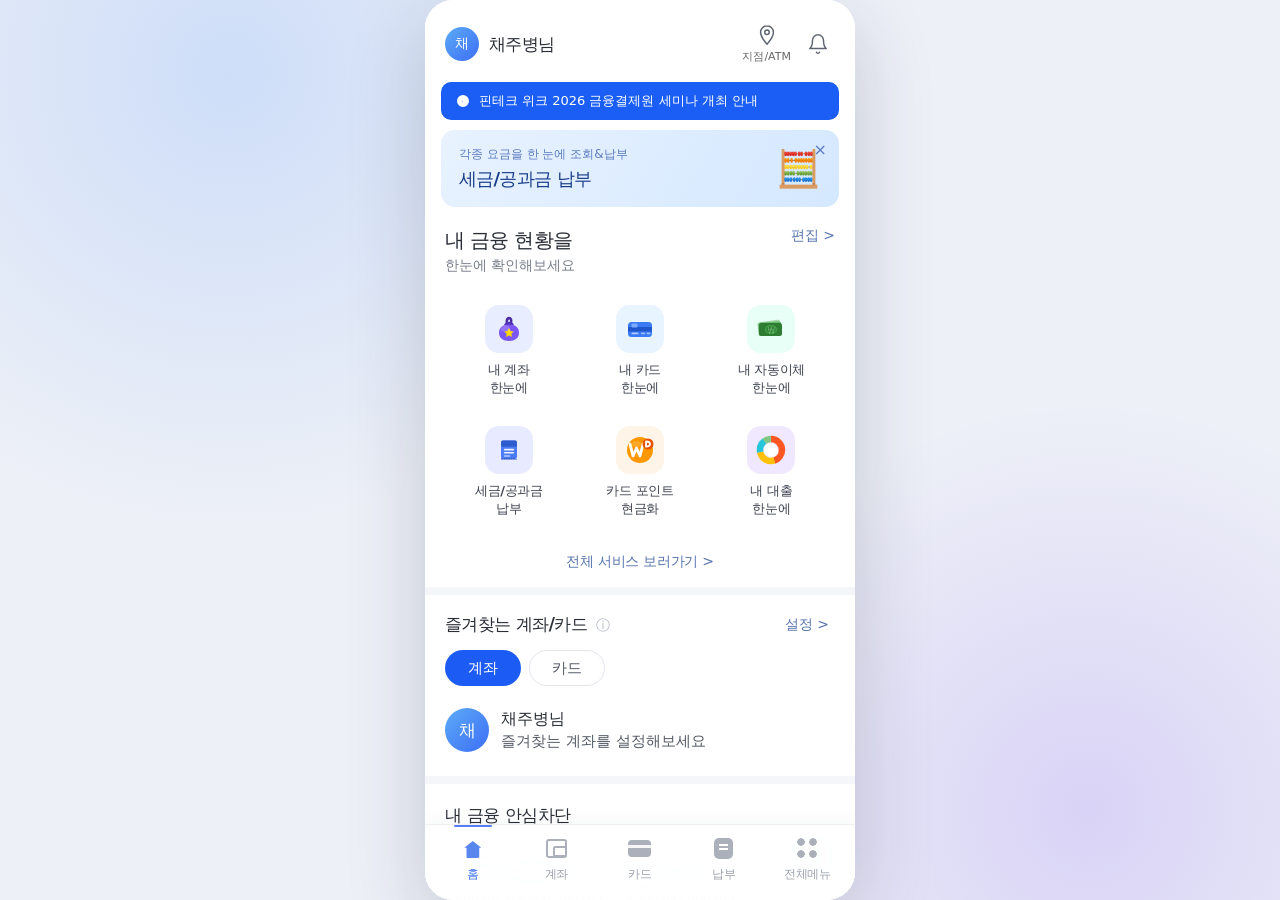
<file: index.html>
<!doctype html>
<html lang="ko">
  <head>
    <meta charset="UTF-8" />
    <meta name="viewport" content="width=device-width, initial-scale=1, viewport-fit=cover" />
    <meta name="theme-color" content="#ffffff" />
    <meta name="description" content="고정 데이터를 사용하는 개인용 계좌 화면 UI 프로토타입" />
    <meta name="apple-mobile-web-app-capable" content="yes" />
    <meta name="apple-mobile-web-app-status-bar-style" content="default" />
    <meta name="apple-mobile-web-app-title" content="내 계좌" />
    <link rel="manifest" href="./manifest.webmanifest" />
    <link rel="icon" href="./icon.svg" type="image/svg+xml" />
    <link rel="apple-touch-icon" href="./icon-192.png" />
    <link rel="stylesheet" href="./styles.css?v=17" />
    <title>내 계좌 한눈에</title>
  </head>
  <body>
    <main class="device-stage">
      <section id="app" class="app-shell" aria-live="polite">
        <!-- HOME VIEW -->
        <section id="home-view" class="view is-active" aria-label="홈">
          <div class="home-scroll">
            <!-- 헤더 -->
            <header class="home-header">
              <div class="home-avatar" aria-hidden="true">채</div>
              <span class="home-username">채주병님</span>
              <div class="home-header-icons">
                <button type="button" class="inert-control">
                  <svg aria-hidden="true" viewBox="0 0 24 24"><path d="M12 2C8.13 2 5 5.13 5 9c0 5.25 7 13 7 13s7-7.75 7-13c0-3.87-3.13-7-7-7zm0 9.5c-1.38 0-2.5-1.12-2.5-2.5S10.62 6.5 12 6.5s2.5 1.12 2.5 2.5S13.38 11.5 12 11.5z"/></svg>
                  지점/ATM
                </button>
                <button type="button" class="icon-only inert-control" aria-label="알림">
                  <svg aria-hidden="true" viewBox="0 0 24 24"><path d="M18 8A6 6 0 0 0 6 8c0 7-3 9-3 9h18s-3-2-3-9"/><path d="M13.73 21a2 2 0 0 1-3.46 0"/></svg>
                </button>
              </div>
            </header>

            <!-- 공지 배너 -->
            <div class="home-notice-banner inert-control" role="button" tabindex="0">
              <svg viewBox="0 0 24 24" aria-hidden="true"><path d="M13 16h-1v-4h-1m1-4h.01M21 12a9 9 0 1 1-18 0 9 9 0 0 1 18 0z"/></svg>
              핀테크 위크 2026 금융결제원 세미나 개최 안내
            </div>

            <!-- 세금/공과금 카드 -->
            <div class="home-tax-card inert-control">
              <p class="home-tax-card-sub">각종 요금을 한 눈에 조회&납부</p>
              <h2 class="home-tax-card-title">세금/공과금 납부</h2>
              <span class="home-tax-card-icon" aria-hidden="true">🧮</span>
              <button type="button" class="close-btn inert-control" aria-label="닫기">×</button>
            </div>

            <!-- 서비스 섹션 -->
            <div class="home-finance-section">
              <div class="home-finance-header">
                <div>
                  <h2>내 금융 현황을</h2>
                  <p>한눈에 확인해보세요</p>
                </div>
                <button type="button" class="edit-btn inert-control">편집 &gt;</button>
              </div>

              <!-- 3×2 서비스 그리드 -->
              <div class="service-grid">
                <!-- 내 계좌 한눈에: 보라 복주머니 + 황금별 -->
                <button type="button" class="service-item" data-action="accounts" aria-label="내 계좌 한눈에">
                  <span class="service-icon accounts-icon" aria-hidden="true">
                    <svg width="30" height="30" viewBox="0 0 30 30" fill="none" xmlns="http://www.w3.org/2000/svg">
                      <!-- 복주머니 몸통 -->
                      <path d="M5 19C5 13.5 8.5 10.5 15 10.5C21.5 10.5 25 13.5 25 19C25 23.8 21 27 15 27C9 27 5 23.8 5 19Z" fill="#7C55F5"/>
                      <!-- 광택 하이라이트 -->
                      <ellipse cx="11" cy="14.5" rx="4.5" ry="3" fill="white" opacity="0.18" transform="rotate(-20 11 14.5)"/>
                      <!-- 주머니 목 -->
                      <path d="M11 11C11 9.5 12.5 9 15 9C17.5 9 19 9.5 19 11" fill="#6040D0"/>
                      <path d="M11 11C11 9.5 12.5 9 15 9C17.5 9 19 9.5 19 11" stroke="#5530B8" stroke-width="1.5" fill="none"/>
                      <!-- 끈/매듭 -->
                      <path d="M13 9C12.5 6.5 13 4.5 15 4C17 4 17.5 6 17 9" stroke="#4A28A0" stroke-width="2.5" fill="none" stroke-linecap="round"/>
                      <ellipse cx="15" cy="9.2" rx="2.2" ry="1.4" fill="#5535C0"/>
                      <!-- 황금별 (5각형) -->
                      <path d="M15 14L16.47 16.98L19.76 17.45L17.38 19.77L17.94 23.05L15 21.5L12.06 23.05L12.62 19.77L10.24 17.45L13.53 16.98Z" fill="#FFD700"/>
                      <!-- 별 하이라이트 -->
                      <path d="M15 14L16.47 16.98L13.53 16.98Z" fill="#FFE852" opacity="0.7"/>
                    </svg>
                  </span>
                  <span class="service-label">내 계좌<br>한눈에</span>
                </button>
                <!-- 내 카드 한눈에: 파란 신용카드 -->
                <button type="button" class="service-item" data-action="cards" aria-label="내 카드 한눈에">
                  <span class="service-icon cards-icon" aria-hidden="true">
                    <svg width="30" height="30" viewBox="0 0 30 30" fill="none" xmlns="http://www.w3.org/2000/svg">
                      <rect x="3" y="8" width="24" height="15" rx="3.5" fill="#3A7BF5"/>
                      <rect x="3" y="13" width="24" height="4.5" fill="#1F56CC"/>
                      <rect x="6.5" y="9.5" width="6" height="4" rx="1.2" fill="#7BAAFF"/>
                      <rect x="6.5" y="18.5" width="7" height="1.8" rx="0.9" fill="white" opacity="0.6"/>
                      <rect x="16" y="18.5" width="4" height="1.8" rx="0.9" fill="white" opacity="0.5"/>
                      <rect x="21.5" y="18.5" width="4" height="1.8" rx="0.9" fill="white" opacity="0.5"/>
                    </svg>
                  </span>
                  <span class="service-label">내 카드<br>한눈에</span>
                </button>
                <!-- 내 자동이체 한눈에: 초록 지폐 3장 겹침 -->
                <button type="button" class="service-item" data-action="autopay" aria-label="내 자동이체 한눈에">
                  <span class="service-icon auto-icon" aria-hidden="true">
                    <svg width="30" height="30" viewBox="0 0 30 30" fill="none" xmlns="http://www.w3.org/2000/svg">
                      <!-- 뒤 지폐 (연한 초록, 기울어짐) -->
                      <rect x="2" y="7" width="23" height="14" rx="2.5" fill="#A5D6A7" transform="rotate(-8 13 14)"/>
                      <!-- 중간 지폐 -->
                      <rect x="2.5" y="8" width="23" height="13.5" rx="2.5" fill="#66BB6A" transform="rotate(-3 14 14)"/>
                      <!-- 앞 지폐 -->
                      <rect x="3" y="9" width="23" height="13" rx="2.5" fill="#2E7D32"/>
                      <!-- 타원형 테두리 -->
                      <ellipse cx="15" cy="15.5" rx="5.5" ry="3.8" stroke="#43A047" stroke-width="1.5" fill="none"/>
                      <!-- ₩ 기호 -->
                      <text x="15" y="18.5" text-anchor="middle" fill="#81C784" font-size="8.5" font-weight="bold" font-family="Arial,sans-serif">₩</text>
                    </svg>
                  </span>
                  <span class="service-label">내 자동이체<br>한눈에</span>
                </button>
                <!-- 세금/공과금 납부: 파란 영수증 문서 -->
                <button type="button" class="service-item" data-action="tax" aria-label="세금/공과금 납부">
                  <span class="service-icon tax-icon" aria-hidden="true">
                    <svg width="30" height="30" viewBox="0 0 30 30" fill="none" xmlns="http://www.w3.org/2000/svg">
                      <!-- 영수증 본체 -->
                      <rect x="5" y="3" width="20" height="23" rx="2.5" fill="#4B7BF5"/>
                      <!-- 헤더 밴드 -->
                      <rect x="5" y="3" width="20" height="7.5" rx="2.5" fill="#2D5CCC"/>
                      <rect x="5" y="9" width="20" height="1.5" fill="#2D5CCC"/>
                      <!-- 텍스트 줄 -->
                      <rect x="8.5" y="13.5" width="13" height="2" rx="1" fill="white" opacity="0.9"/>
                      <rect x="8.5" y="17.5" width="13" height="2" rx="1" fill="white" opacity="0.9"/>
                      <rect x="8.5" y="21.5" width="8" height="2" rx="1" fill="white" opacity="0.6"/>
                      <!-- 하단 지그재그 (영수증 절취선) -->
                      <path d="M5 26L6.5 24.5L8 26L9.5 24.5L11 26L12.5 24.5L14 26L15.5 24.5L17 26L18.5 24.5L20 26L21.5 24.5L23 26L25 26L25 27L5 27Z" fill="#2D5CCC"/>
                    </svg>
                  </span>
                  <span class="service-label">세금/공과금<br>납부</span>
                </button>
                <!-- 카드 포인트 현금화: 오렌지 WP 로고 -->
                <button type="button" class="service-item" data-action="points" aria-label="카드 포인트 현금화">
                  <span class="service-icon points-icon" aria-hidden="true">
                    <svg width="30" height="30" viewBox="0 0 30 30" fill="none" xmlns="http://www.w3.org/2000/svg">
                      <!-- 오렌지 원형 배경 -->
                      <circle cx="15" cy="15" r="13" fill="#FF9800"/>
                      <!-- 상단 하이라이트 -->
                      <ellipse cx="11" cy="9" rx="5" ry="3" fill="white" opacity="0.15"/>
                      <!-- W 글자 (큰, 흰색) -->
                      <path d="M5 9L8 21L11.5 13L15 21L18 9" stroke="white" stroke-width="2.8" fill="none" stroke-linejoin="round" stroke-linecap="round"/>
                      <!-- P 서클 (작은, 우상단) -->
                      <circle cx="23" cy="9" r="5.5" fill="#E65100"/>
                      <path d="M21 6.5L21 11.5M21 6.5C21 6.5 25 6.5 25 9C25 11.5 21 11.5 21 11.5" stroke="white" stroke-width="1.8" fill="none" stroke-linejoin="round" stroke-linecap="round"/>
                    </svg>
                  </span>
                  <span class="service-label">카드 포인트<br>현금화</span>
                </button>
                <!-- 내 대출 한눈에: 멀티컬러 도넛 차트 -->
                <button type="button" class="service-item" data-action="loans" aria-label="내 대출 한눈에">
                  <span class="service-icon loans-icon" aria-hidden="true">
                    <svg width="30" height="30" viewBox="0 0 30 30" fill="none" xmlns="http://www.w3.org/2000/svg">
                      <!-- r=11, 둘레=69.12 -->
                      <!-- 주황-빨강 (45% = 31.1) : -90°부터 시작 -->
                      <circle cx="15" cy="15" r="11" stroke="#FF5722" stroke-width="6.5" fill="none"
                        stroke-dasharray="31.1 38.0" transform="rotate(-90 15 15)"/>
                      <!-- 노랑 (27% = 18.7) : 72°부터 시작 (31.1/69.12*360 - 90 = 162-90=72) -->
                      <circle cx="15" cy="15" r="11" stroke="#FFC107" stroke-width="6.5" fill="none"
                        stroke-dasharray="18.7 50.4" transform="rotate(72 15 15)"/>
                      <!-- 청록 (18% = 12.4) : 169°부터 시작 (72 + 18.7/69.12*360 = 72+97=169) -->
                      <circle cx="15" cy="15" r="11" stroke="#26C6DA" stroke-width="6.5" fill="none"
                        stroke-dasharray="12.4 56.7" transform="rotate(169 15 15)"/>
                      <!-- 연두 (10% = 6.9) : 233°부터 시작 (169 + 12.4/69.12*360 = 169+64=233) -->
                      <circle cx="15" cy="15" r="11" stroke="#81C784" stroke-width="6.5" fill="none"
                        stroke-dasharray="6.9 62.2" transform="rotate(233 15 15)"/>
                      <!-- 흰 중앙 원 -->
                      <circle cx="15" cy="15" r="7" fill="white"/>
                    </svg>
                  </span>
                  <span class="service-label">내 대출<br>한눈에</span>
                </button>
              </div>

              <button type="button" class="home-more-link inert-control">전체 서비스 보러가기 &gt;</button>
            </div>

            <!-- 즐겨찾는 계좌/카드 -->
            <section class="home-favorites">
              <div class="home-favorites-header">
                <div>
                  <h3 style="display:inline">즐겨찾는 계좌/카드</h3>
                  <span class="info-icon" aria-hidden="true">ⓘ</span>
                </div>
                <button type="button" class="settings-btn inert-control">설정 &gt;</button>
              </div>
              <div class="fav-tabs">
                <button type="button" class="fav-tab is-active inert-control">계좌</button>
                <button type="button" class="fav-tab inert-control">카드</button>
              </div>
              <div class="fav-profile-row">
                <div class="fav-profile-avatar" aria-hidden="true">채</div>
                <div class="fav-profile-text">
                  <strong>채주병님</strong>
                  즐겨찾는 계좌를 설정해보세요
                </div>
              </div>
            </section>

            <!-- 내 금융 안심차단 -->
            <section class="home-security">
              <span class="home-security-shield" aria-hidden="true">🛡️</span>
              <h3>내 금융 안심차단</h3>
              <p class="home-security-subtitle">금융소비자 보호 서비스</p>
              <div class="home-security-tags">
                <span class="home-security-tag">#본인계좌 일괄지급정지</span>
                <span class="home-security-tag">#오픈뱅킹 안심차단</span>
                <span class="home-security-tag">#비대면 계좌개설 안심차단</span>
                <span class="home-security-tag">#여신거래 안심차단</span>
              </div>
            </section>

            <!-- 신규 서비스 추천 -->
            <section class="home-recommend">
              <h3>신규 서비스 추천</h3>
              <div class="home-recommend-item inert-control" role="button" tabindex="0">
                <span class="recommend-icon" style="background:#e8eaff" aria-hidden="true">🏛️</span>
                <div class="recommend-text">
                  <p class="sub">신규 서비스</p>
                  <p class="title">세금/공과금 납부</p>
                </div>
                <span class="recommend-chevron" aria-hidden="true">›</span>
              </div>
              <div class="home-recommend-item inert-control" role="button" tabindex="0">
                <span class="recommend-icon" style="background:#eaf5ea" aria-hidden="true">📄</span>
                <div class="recommend-text">
                  <p class="sub">신규 서비스</p>
                  <p class="title">정부24 전자문서지갑</p>
                </div>
                <span class="recommend-chevron" aria-hidden="true">›</span>
              </div>
            </section>

            <!-- 하단 링크 -->
            <div class="home-bottom-links">
              <button type="button" class="home-bottom-link inert-control">
                <span aria-hidden="true">✏️</span> 홈 화면 편집
              </button>
              <button type="button" class="home-bottom-link inert-control">
                <span aria-hidden="true">🎧</span> 고객센터 도움이 필요하신가요?
              </button>
            </div>
            <div class="home-bottom-space" aria-hidden="true"></div>
          </div>
        </section>

        <section id="overview-view" class="view" aria-labelledby="overview-title">
          <div class="view-scroll" id="overview-scroll">
            <header class="overview-header">
              <div class="title-row">
                <h1 id="overview-title">내 계좌 한눈에</h1>
                <button class="icon-button home-button" type="button" aria-label="홈">
                  <svg aria-hidden="true" viewBox="0 0 24 24"><path d="M3.8 10.5 12 3.8l8.2 6.7v8.7a1 1 0 0 1-1 1h-4.6v-6H9.4v6H4.8a1 1 0 0 1-1-1z"/></svg>
                </button>
              </div>
              <p>내 계좌를 조회하고 사용하지 않는 계좌를 해지할 수 있어요.</p>
            </header>

            <nav class="category-tabs" role="tablist" aria-label="금융기관 구분">
              <button type="button" role="tab" data-group="bank" aria-selected="true">은행권</button>
              <button type="button" role="tab" data-group="secondary" aria-selected="false">제2금융권</button>
              <button type="button" role="tab" data-group="securities" aria-selected="false">증권사</button>
            </nav>

            <section class="overview-summary" aria-label="조회 요약">
              <div>
                <span id="summary-prefix" class="summary-prefix"></span>
                <strong id="summary-count"></strong>
              </div>
              <div class="summary-right">
                <span class="summary-date">조회기준일 : 2026-09-09</span>
                <button type="button" class="text-action inert-control" aria-label="내 오픈뱅킹 한눈에 확인, 현재 동작하지 않음">
                  내 오픈뱅킹 한눈에 확인 <span aria-hidden="true">›</span>
                </button>
              </div>
            </section>

            <section id="institution-list" class="institution-list" aria-label="금융기관 목록"></section>
            <p id="group-note" class="group-note" hidden></p>

            <div class="overview-bottom-space" aria-hidden="true"></div>
          </div>

          <button type="button" class="floating-account-button inert-control" aria-label="내 계좌 한번에 확인, 현재 동작하지 않음">
            내 계좌 한번에 확인
          </button>
        </section>

        <!-- LOAN VIEW -->
        <section id="loan-view" class="view" aria-label="내 대출 한눈에" hidden>
          <div class="loan-toolbar">
            <button id="loan-back-button" class="icon-button back-button" type="button" data-back aria-label="뒤로가기">
              <svg aria-hidden="true" viewBox="0 0 24 24"><path d="m15 5-7 7 7 7"/></svg>
            </button>
            <h1>내 대출 한눈에</h1>
            <button id="loan-home-button" class="icon-button home-button" type="button" aria-label="홈">
              <svg aria-hidden="true" viewBox="0 0 24 24"><path d="M3.8 10.5 12 3.8l8.2 6.7v8.7a1 1 0 0 1-1 1h-4.6v-6H9.4v6H4.8a1 1 0 0 1-1-1z"/></svg>
            </button>
          </div>
          <div class="loan-scroll" id="loan-scroll">
            <p class="loan-description">대출발생일, 대출종류 등 관련정보를 한눈에 확인할 수 있어요. 단, 조회정보는 실시간정보가 아닙니다. 조회 기준일을 확인해주세요.</p>
            <div class="loan-summary-card">
              <span class="loan-summary-label">총 대출 잔액</span>
              <span class="loan-summary-amount">0 원</span>
              <span class="loan-lookup-pill">조회기준일: <span id="loan-date"></span></span>
            </div>
            <p class="loan-count">약정 <strong>0</strong></p>
            <ul class="loan-list" id="loan-list"></ul>
            <ul class="loan-notes">
              <li>대출 정보는 금융기관으로부터 수신한 정보로, 실제 대출 잔액과 상이할 수 있습니다.</li>
              <li>대출 상환, 기한 연장 등 변경사항은 해당 금융기관을 통해 확인하시기 바랍니다.</li>
              <li>일부 대출 상품은 조회되지 않을 수 있습니다.</li>
              <li>본 화면은 참고용으로만 활용하시고, 정확한 정보는 해당 금융기관에 문의하세요.</li>
            </ul>
            <div style="height:40px" aria-hidden="true"></div>
          </div>
        </section>

        <section id="detail-view" class="view detail-view" aria-labelledby="detail-title" hidden>
          <div class="detail-toolbar">
            <button id="back-button" class="icon-button back-button" type="button" data-back aria-label="뒤로가기">
              <svg aria-hidden="true" viewBox="0 0 24 24"><path d="m15 5-7 7 7 7"/></svg>
            </button>
            <h1 id="detail-title">계좌 조회</h1>
            <button class="icon-button home-button" type="button" aria-label="홈">
              <svg aria-hidden="true" viewBox="0 0 24 24"><path d="M3.8 10.5 12 3.8l8.2 6.7v8.7a1 1 0 0 1-1 1h-4.6v-6H9.4v6H4.8a1 1 0 0 1-1-1z"/></svg>
            </button>
          </div>
          <div id="detail-scroll" class="view-scroll detail-scroll">
            <section class="balance-panel" aria-label="총 잔액">
              <div class="balance-line">
                <span>총 잔액</span>
                <strong id="detail-total">0 원</strong>
              </div>
              <div class="balance-actions">
                <button class="inert-control" type="button">조회내역 저장</button>
                <button class="inert-control" type="button">리포트 확인</button>
              </div>
              <span class="lookup-date">조회기준일 : 2026-09-09</span>
            </section>

            <div class="mask-row">
              <span>계좌번호 일부 숨김</span>
              <span class="switch is-on" aria-hidden="true"><span></span></span>
            </div>

            <section id="detail-content" class="detail-content"></section>

            <ul id="detail-notes" class="detail-notes"></ul>
            <button type="button" class="detail-guide inert-control">안내사항 <span aria-hidden="true">›</span></button>
            <div class="detail-bottom-space" aria-hidden="true"></div>
          </div>
        </section>

        <!-- CARD NOTICE VIEW : 내 카드 한눈에 이용 전 안내 -->
        <section id="card-notice-view" class="view notice-view" aria-labelledby="card-notice-title" hidden>
          <div id="card-notice-scroll" class="notice-scroll">
            <p id="card-notice-title" class="notice-service">내 카드 한눈에</p>
            <h2 class="notice-heading">서비스 이용 전,<br />아래사항을 확인해 주세요.</h2>
            <ul class="notice-list">
              <li>본인이 발급받은 유효하거나 배송 중인 신용카드 및 체크카드만 조회됩니다. (본인발급 가족카드도 포함)</li>
              <li>배송 중인 카드의 경우, 비고란에 '배송 중'으로 표시됩니다.</li>
              <li>유효카드에 한해 이용한도, 결제예정금액, 최근이용대금도 확인할 수 있습니다.</li>
              <li>결제예정금액, 최근이용대금은 각 카드사별 운영기준에 따라 산출됩니다.</li>
              <li>주민번호를 변경한 후 카드사에 개인정보를 갱신하지 않은 경우 정보가 조회되지 않을 수 있습니다.</li>
              <li>각 카드사에서 직접 관리하는 포인트만 조회됩니다.</li>
              <li>잔여 포인트와 2개월 후 소멸예정인 포인트를 조회할 수 있습니다.</li>
            </ul>
          </div>
          <div class="notice-footer">
            <label class="circle-check">
              <input id="card-notice-check" type="checkbox" />
              <span class="circle-check-mark" aria-hidden="true"></span>
              <span>상기 내용을 한달 간 보지 않음</span>
            </label>
            <button id="card-notice-confirm" class="solid-button" type="button">확인</button>
          </div>
        </section>

        <!-- CARDS VIEW : 내 카드 한눈에 -->
        <section id="cards-view" class="view feature-view" aria-labelledby="cards-title" hidden>
          <header class="feature-header">
            <div class="feature-title-row">
              <h1 id="cards-title">내 카드 한눈에</h1>
              <button class="icon-button home-button" type="button" aria-label="홈">
                <svg aria-hidden="true" viewBox="0 0 24 24"><path d="M3.8 10.5 12 3.8l8.2 6.7v8.7a1 1 0 0 1-1 1h-4.6v-6H9.4v6H4.8a1 1 0 0 1-1-1z"/></svg>
              </button>
            </div>
            <p class="feature-desc">내 카드 결제 예정금액과 포인트를 확인하고 포인트를<br />현금화할 수 있으며, 분실카드를 한 번에 신고할 수 있어요.</p>
            <nav id="cards-tabs" class="pill-tabs" role="tablist" aria-label="카드 메뉴">
              <button type="button" role="tab" data-card-tab="cards" aria-selected="true">카드</button>
              <button type="button" role="tab" data-card-tab="points" aria-selected="false">포인트</button>
              <button type="button" role="tab" data-card-tab="cash" aria-selected="false">포인트 현금화</button>
            </nav>
          </header>
          <div id="cards-scroll" class="feature-scroll">
            <div id="cards-content"></div>
          </div>
        </section>

        <!-- CARD DETAIL VIEW : 카드 조회 -->
        <section id="card-detail-view" class="view feature-view" aria-labelledby="card-detail-title" hidden>
          <header class="feature-header is-sub">
            <div class="sub-toolbar">
              <button class="icon-button back-button" type="button" data-back aria-label="뒤로가기">
                <svg aria-hidden="true" viewBox="0 0 24 24"><path d="m15 5-7 7 7 7"/></svg>
              </button>
              <h1 id="card-detail-title">카드 조회</h1>
              <button class="icon-button home-button" type="button" aria-label="홈">
                <svg aria-hidden="true" viewBox="0 0 24 24"><path d="M3.8 10.5 12 3.8l8.2 6.7v8.7a1 1 0 0 1-1 1h-4.6v-6H9.4v6H4.8a1 1 0 0 1-1-1z"/></svg>
              </button>
            </div>
            <div id="card-detail-company" class="detail-company"></div>
            <nav id="card-detail-tabs" class="pill-tabs" role="tablist" aria-label="카드 조회 메뉴">
              <button type="button" role="tab" data-detail-tab="due" aria-selected="true">결제예정금액</button>
              <button type="button" role="tab" data-detail-tab="recent" aria-selected="false">최근이용대금</button>
              <button type="button" role="tab" data-detail-tab="info" aria-selected="false">카드정보</button>
            </nav>
          </header>
          <div id="card-detail-pager" class="tab-pager">
            <div id="card-detail-track" class="tab-track">
              <div class="tab-panel" data-panel="due" role="tabpanel"></div>
              <div class="tab-panel" data-panel="recent" role="tabpanel"></div>
              <div class="tab-panel" data-panel="info" role="tabpanel"></div>
            </div>
          </div>
        </section>

        <!-- CONSENT VIEW : 포인트 현금화 위임동의 -->
        <section id="consent-view" class="view feature-view" aria-labelledby="consent-title" hidden>
          <header class="feature-header is-sub">
            <div class="sub-toolbar">
              <button class="icon-button back-button" type="button" data-back aria-label="뒤로가기">
                <svg aria-hidden="true" viewBox="0 0 24 24"><path d="m15 5-7 7 7 7"/></svg>
              </button>
              <h1 id="consent-title">포인트 현금화 위임동의</h1>
              <span aria-hidden="true"></span>
            </div>
          </header>
          <div id="consent-scroll" class="feature-scroll consent-scroll">
            <div class="consent-intro">
              <p>어카운트인포가 카드 포인트 현금화 신청 서비스를 제공드리기 위해서는 고객님의 위임동의가 필요해요. 위임내역은 금융결제원 포인트현금화 서비스 이용시에만 사용되며 그 외 용도로는 사용되지 않아요.</p>
              <p class="consent-emphasis">동의 해주실 경우 향후 1년간 별도의 동의절차 없이 포인트 현금화 서비스를 이용하실 수 있어요. 단, 위임동의 후 전화번호가 변경된 경우에는 다시 위임에 동의해주셔야해요.</p>
            </div>
            <section class="proxy-doc" aria-labelledby="proxy-title">
              <h2 id="proxy-title">위임장</h2>
              <h3>위임받는 자</h3>
              <dl class="kv-rows proxy-rows">
                <div><dt>기관명</dt><dd>사단법인 금융결제원</dd></div>
                <div><dt>전화번호</dt><dd>1577-5500</dd></div>
                <div><dt>관계</dt><dd>정보주체로부터 위임을 받은자</dd></div>
                <div><dt>주소</dt><dd>서울특별시 중구 퇴계로 110</dd></div>
              </dl>
              <h3>위임하는 자</h3>
              <dl class="kv-rows proxy-rows">
                <div><dt>성명</dt><dd id="proxy-name"></dd></div>
                <div><dt>전화번호</dt><dd id="proxy-phone"></dd></div>
                <div><dt>생년월일</dt><dd id="proxy-birth"></dd></div>
              </dl>
              <label class="proxy-email-label" for="consent-email">이메일주소<span class="required">*</span></label>
              <input id="consent-email" class="proxy-email" type="email" inputmode="email" autocomplete="email" placeholder="이메일주소를 입력하세요" />
              <dl class="kv-rows proxy-rows">
                <div><dt>위임기간</dt><dd>위임 동의일로부터 1년간</dd></div>
              </dl>
            </section>
            <div class="proxy-statement">
              <p>위와 같이 서비스 제공 카드사 앞 개인(신용)정보 열람 및 포인트 현금화 신청 요구를 위의 자에게 위임합니다.</p>
              <p class="proxy-sign"><span id="proxy-sign"></span><i aria-hidden="true"></i>위임자 <span id="proxy-signer"></span></p>
            </div>
          </div>
          <div class="consent-footer">
            <button id="consent-confirm" class="consent-confirm" type="button" disabled>확인</button>
          </div>
        </section>

        <!-- AUTOPAY VIEW : 내 자동이체 한눈에 -->
        <section id="autopay-view" class="view feature-view" aria-labelledby="autopay-title" hidden>
          <header class="feature-header is-sub">
            <div class="sub-toolbar">
              <button class="icon-button back-button" type="button" data-back aria-label="뒤로가기">
                <svg aria-hidden="true" viewBox="0 0 24 24"><path d="m15 5-7 7 7 7"/></svg>
              </button>
              <h1 id="autopay-title">내 자동이체 한눈에</h1>
              <button class="icon-button home-button" type="button" aria-label="홈">
                <svg aria-hidden="true" viewBox="0 0 24 24"><path d="M3.8 10.5 12 3.8l8.2 6.7v8.7a1 1 0 0 1-1 1h-4.6v-6H9.4v6H4.8a1 1 0 0 1-1-1z"/></svg>
              </button>
            </div>
            <p class="feature-desc is-sub">내 자동이체 등록정보를 조회하고 변경 또는 해지할 수 있어요.</p>
            <nav id="autopay-tabs" class="pill-tabs is-scrollable" role="tablist" aria-label="자동이체 구분">
              <button type="button" role="tab" data-autopay-tab="account" aria-selected="true">계좌자동납부</button>
              <button type="button" role="tab" data-autopay-tab="transfer" aria-selected="false">계좌자동송금</button>
              <button type="button" role="tab" data-autopay-tab="card" aria-selected="false">카드자동납부</button>
            </nav>
          </header>
          <div id="autopay-scroll" class="feature-scroll">
            <div id="autopay-content" class="autopay-content"></div>
          </div>
        </section>

        <!-- TAX VIEW : 세금/공과금 납부 -->
        <section id="tax-view" class="view feature-view" aria-labelledby="tax-title" hidden>
          <header class="feature-header">
            <div class="feature-title-row">
              <h1 id="tax-title">세금/공과금 납부</h1>
              <button class="icon-button home-button" type="button" aria-label="홈">
                <svg aria-hidden="true" viewBox="0 0 24 24"><path d="M3.8 10.5 12 3.8l8.2 6.7v8.7a1 1 0 0 1-1 1h-4.6v-6H9.4v6H4.8a1 1 0 0 1-1-1z"/></svg>
              </button>
            </div>
            <p class="feature-desc">국세, 관세 및 지방세 등 고지내역을 조회 및 납부하고 납부 내역을 조회할 수 있습니다.</p>
            <button type="button" class="outline-wide tax-history inert-control">세금/공과금 납부 내역 <span aria-hidden="true">›</span></button>
          </header>
          <div id="tax-scroll" class="feature-scroll">
            <div id="tax-content"></div>
            <div class="nav-space is-tall" aria-hidden="true"></div>
          </div>
          <button type="button" class="qr-pay-button inert-control">
            <svg viewBox="0 0 24 24" aria-hidden="true"><path d="M4 8V5a1 1 0 0 1 1-1h3M16 4h3a1 1 0 0 1 1 1v3M20 16v3a1 1 0 0 1-1 1h-3M8 20H5a1 1 0 0 1-1-1v-3"/><path d="M8.5 8v8M11 8v8M14 8v8M16.5 8v8"/></svg>
            QR납부
          </button>
        </section>

        <nav class="bottom-nav" aria-label="주요 메뉴">
          <button type="button" class="bottom-nav-item is-active" data-nav="home"><span class="nav-icon home-nav-icon" aria-hidden="true"></span><span>홈</span></button>
          <button type="button" class="bottom-nav-item" data-nav="accounts"><span class="nav-icon account-nav-icon" aria-hidden="true"></span><span>계좌</span></button>
          <button type="button" class="bottom-nav-item" data-nav="cards"><span class="nav-icon card-nav-icon" aria-hidden="true"></span><span>카드</span></button>
          <button type="button" class="bottom-nav-item" data-nav="pay"><span class="nav-icon pay-nav-icon" aria-hidden="true"></span><span>납부</span></button>
          <button type="button" class="bottom-nav-item" data-nav="menu"><span class="nav-icon menu-nav-icon" aria-hidden="true"></span><span>전체메뉴</span></button>
        </nav>

        <div id="loading-overlay" class="loading-overlay" hidden aria-label="조회 중" role="status">
          <div class="loader-mark" aria-hidden="true">
            <span class="loader-card"></span>
            <div class="loader-dots"><i></i><i></i><i></i><i></i><i></i></div>
          </div>
          <span class="sr-only">계좌 정보를 불러오는 중입니다.</span>
        </div>

        <div id="securities-modal" class="modal-backdrop" hidden>
          <section class="modal-sheet" role="dialog" aria-modal="true" aria-labelledby="modal-title">
            <div class="modal-scroll">
              <h2 id="modal-title">서비스 이용 전,<br />아래사항을 확인해 주세요.</h2>
              <ul>
                <li>본인 명의의 계좌만 조회됩니다.</li>
                <li>계좌잔고는 각 금융사에서 자체 운영기준에 따라 산출하여 제공하는 금액으로 투자재산 평가금액이 포함된 금액입니다.</li>
                <li>과거에 이미 해지하신 계좌라도 배당금 입금 등으로 잔고가 발생한 경우 조회될 수 있으며, 잔고가 소액일 경우 잔고이전 할 수 있습니다.</li>
                <li>1개 증권사에 다수의 계좌를 보유한 경우 상세내역 조회는 제한될 수 있습니다.</li>
                <li>소멸시효가 완성되어 증권사에서 잔고를 별도 관리한 계좌도 조회될 수 있습니다.</li>
              </ul>
              <label class="month-checkbox"><input id="month-checkbox" type="checkbox" /> <span>상기 내용을 한달 간 보지 않음</span></label>
            </div>
            <div class="modal-actions">
              <button id="modal-confirm" class="primary-modal-button" type="button">확인</button>
              <button id="modal-close" class="plain-modal-button" type="button">닫기</button>
            </div>
          </section>
        </div>

        <!-- LOAN LOADING OVERLAY -->
        <div id="loan-loading-overlay" class="loan-loading-overlay" hidden aria-label="대출 정보 조회 중" role="status">
          <div class="loan-loader-inner" aria-hidden="true">
            <div class="loan-loader-side loan-dot-left">
              <span class="loan-dot"></span>
              <span class="loan-dot"></span>
            </div>
            <div class="loan-loader-char">💳</div>
            <div class="loan-loader-side loan-dot-right">
              <span class="loan-dot"></span>
              <span class="loan-dot"></span>
            </div>
          </div>
        </div>

        <!-- 카드자동납부 이용 전 안내 -->
        <div id="autopay-modal" class="modal-backdrop" hidden>
          <section class="modal-sheet notice-sheet" role="dialog" aria-modal="true" aria-labelledby="autopay-modal-title">
            <div class="modal-scroll">
              <h2 id="autopay-modal-title">서비스 이용 전,<br />아래사항을 확인해 주세요.</h2>
              <ul>
                <li>본인이 발급받은 유효한 신용카드 및 체크카드만 조회됩니다.(본인발급 가족카드도 포함)</li>
                <li>전영업일 기준 카드사에 등록되어 있는 자동납부 내역에 한하여 조회가 가능합니다.(신청한 자동납부 내역이 가맹점 사정에 따라 바로 조회되지 않을 수 있습니다.)</li>
                <li>아파트관리비, 스쿨뱅킹의 경우 한 건의 자동납부가 여러 카드에서 중복으로 조회될 수 있습니다. (카드사로 해지 문의)</li>
              </ul>
              <p class="sheet-extra">요금청구기관 및 카드사의 사정에 따라 실제 자동납부 정보와 일부 일치하지 않는 내역이 조회될 수 있으며, 이 경우 요금청구기관 고객센터에 문의하시기 바랍니다.</p>
            </div>
            <div class="modal-actions">
              <label class="circle-check">
                <input id="autopay-modal-check" type="checkbox" />
                <span class="circle-check-mark" aria-hidden="true"></span>
                <span>상기 내용을 한달 간 보지 않음</span>
              </label>
              <button id="autopay-modal-confirm" class="solid-button" type="button">확인</button>
              <button id="autopay-modal-close" class="plain-modal-button" type="button">닫기</button>
            </div>
          </section>
        </div>

        <!-- 카드/자동이체 조회 로딩 -->
        <div id="lookup-overlay" class="lookup-overlay" hidden role="status" aria-label="조회 중">
          <div class="lookup-loader" aria-hidden="true">
            <i></i><i></i>
            <span class="lookup-char">
              <svg viewBox="0 0 32 32"><rect x="5" y="9" width="22" height="15" rx="3.5" fill="#4b7cf3"/><rect x="5" y="13" width="22" height="3.5" fill="#2f5bd0"/><rect x="8.5" y="19" width="7" height="2" rx="1" fill="#fff" opacity=".8"/></svg>
            </span>
            <i></i><i></i>
          </div>
          <span class="sr-only">정보를 불러오는 중입니다.</span>
        </div>

        <div id="toast" class="toast" hidden>현재 제공되지 않는 기능입니다.</div>
      </section>
    </main>
    <script src="./app.js?v=17" defer></script>
    <script src="./cards.js?v=17" defer></script>
    <script src="./autopay.js?v=17" defer></script>
    <script src="./tax.js?v=17" defer></script>
  </body>
</html>
</file>
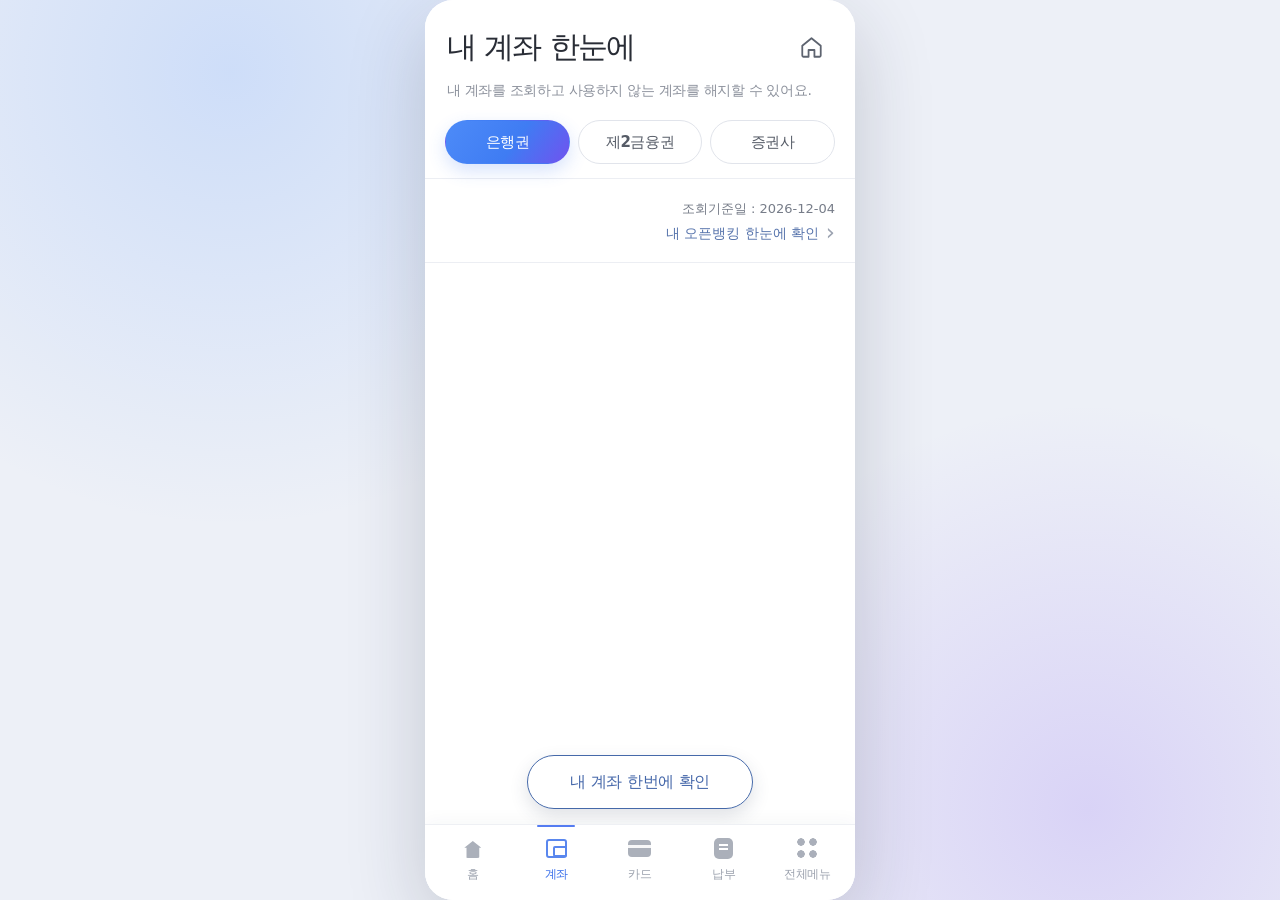
<file: index(new).html>
<!doctype html>
<html lang="ko">
  <head>
    <meta charset="UTF-8" />
    <meta name="viewport" content="width=device-width, initial-scale=1, viewport-fit=cover" />
    <meta name="theme-color" content="#ffffff" />
    <meta name="description" content="고정 데이터를 사용하는 개인용 계좌 화면 UI 프로토타입" />
    <meta name="apple-mobile-web-app-capable" content="yes" />
    <meta name="apple-mobile-web-app-status-bar-style" content="default" />
    <meta name="apple-mobile-web-app-title" content="내 계좌" />
    <link rel="manifest" href="./manifest.webmanifest?v=8" />
    <link rel="icon" href="./icon.svg" type="image/svg+xml" />
    <link rel="apple-touch-icon" href="./icon-192.png" />
    <link rel="stylesheet" href="./styles.css?v=8" />
    <title>내 계좌 한눈에</title>
  </head>
  <body>
    <main class="device-stage">
      <section id="app" class="app-shell" aria-live="polite">
        <section id="overview-view" class="view is-active" aria-labelledby="overview-title">
          <div class="view-scroll" id="overview-scroll">
            <header class="overview-header">
              <div class="title-row">
                <h1 id="overview-title">내 계좌 한눈에</h1>
                <button class="icon-button home-button" type="button" aria-label="홈">
                  <svg aria-hidden="true" viewBox="0 0 24 24"><path d="M3.8 10.5 12 3.8l8.2 6.7v8.7a1 1 0 0 1-1 1h-4.6v-6H9.4v6H4.8a1 1 0 0 1-1-1z"/></svg>
                </button>
              </div>
              <p>내 계좌를 조회하고 사용하지 않는 계좌를 해지할 수 있어요.</p>
            </header>

            <nav class="category-tabs" role="tablist" aria-label="금융기관 구분">
              <button type="button" role="tab" data-group="bank" aria-selected="true">은행권</button>
              <button type="button" role="tab" data-group="secondary" aria-selected="false">제2금융권</button>
              <button type="button" role="tab" data-group="securities" aria-selected="false">증권사</button>
            </nav>

            <section class="overview-summary" aria-label="조회 요약">
              <div>
                <span id="summary-prefix" class="summary-prefix"></span>
                <strong id="summary-count"></strong>
              </div>
              <div class="summary-right">
                <span class="summary-date">조회기준일 : 2026-09-09</span>
                <button type="button" class="text-action inert-control" aria-label="내 오픈뱅킹 한눈에 확인, 현재 동작하지 않음">
                  내 오픈뱅킹 한눈에 확인 <span aria-hidden="true">›</span>
                </button>
              </div>
            </section>

            <section id="institution-list" class="institution-list" aria-label="금융기관 목록"></section>
            <p id="group-note" class="group-note" hidden></p>

            <div class="overview-bottom-space" aria-hidden="true"></div>
          </div>

          <button type="button" class="floating-account-button inert-control" aria-label="내 계좌 한번에 확인, 현재 동작하지 않음">
            내 계좌 한번에 확인
          </button>
        </section>

        <section id="detail-view" class="view detail-view" aria-labelledby="detail-title" hidden>
          <div class="detail-toolbar">
            <button id="back-button" class="icon-button back-button" type="button" aria-label="뒤로가기">
              <svg aria-hidden="true" viewBox="0 0 24 24"><path d="m15 5-7 7 7 7"/></svg>
            </button>
            <h1 id="detail-title">계좌 조회</h1>
            <button class="icon-button home-button" type="button" aria-label="홈">
              <svg aria-hidden="true" viewBox="0 0 24 24"><path d="M3.8 10.5 12 3.8l8.2 6.7v8.7a1 1 0 0 1-1 1h-4.6v-6H9.4v6H4.8a1 1 0 0 1-1-1z"/></svg>
            </button>
          </div>
          <div id="detail-scroll" class="view-scroll detail-scroll">
            <section class="balance-panel" aria-label="총 잔액">
              <div class="balance-line">
                <span>총 잔액</span>
                <strong id="detail-total">0 원</strong>
              </div>
              <div class="balance-actions">
                <button class="inert-control" type="button">조회내역 저장</button>
                <button class="inert-control" type="button">리포트 확인</button>
              </div>
              <span class="lookup-date">조회기준일 : 2026-09-09</span>
            </section>

            <div class="mask-row">
              <span>계좌번호 일부 숨김</span>
              <span class="switch is-on" aria-hidden="true"><span></span></span>
            </div>

            <section id="detail-content" class="detail-content"></section>

            <ul id="detail-notes" class="detail-notes"></ul>
            <button type="button" class="detail-guide inert-control">안내사항 <span aria-hidden="true">›</span></button>
            <div class="detail-bottom-space" aria-hidden="true"></div>
          </div>
        </section>

        <nav class="bottom-nav" aria-label="주요 메뉴">
          <button type="button" class="bottom-nav-item"><span class="nav-icon home-nav-icon" aria-hidden="true"></span><span>홈</span></button>
          <button type="button" class="bottom-nav-item is-active"><span class="nav-icon account-nav-icon" aria-hidden="true"></span><span>계좌</span></button>
          <button type="button" class="bottom-nav-item"><span class="nav-icon card-nav-icon" aria-hidden="true"></span><span>카드</span></button>
          <button type="button" class="bottom-nav-item"><span class="nav-icon pay-nav-icon" aria-hidden="true"></span><span>납부</span></button>
          <button type="button" class="bottom-nav-item"><span class="nav-icon menu-nav-icon" aria-hidden="true"></span><span>전체메뉴</span></button>
        </nav>

        <div id="loading-overlay" class="loading-overlay" hidden aria-label="조회 중" role="status">
          <div class="loader-mark" aria-hidden="true">
            <span class="loader-card"></span>
            <div class="loader-dots"><i></i><i></i><i></i><i></i><i></i></div>
          </div>
          <span class="sr-only">계좌 정보를 불러오는 중입니다.</span>
        </div>

        <div id="securities-modal" class="modal-backdrop" hidden>
          <section class="modal-sheet" role="dialog" aria-modal="true" aria-labelledby="modal-title">
            <div class="modal-scroll">
              <h2 id="modal-title">서비스 이용 전,<br />아래사항을 확인해 주세요.</h2>
              <ul>
                <li>본인 명의의 계좌만 조회됩니다.</li>
                <li>계좌잔고는 각 금융사에서 자체 운영기준에 따라 산출하여 제공하는 금액으로 투자재산 평가금액이 포함된 금액입니다.</li>
                <li>과거에 이미 해지하신 계좌라도 배당금 입금 등으로 잔고가 발생한 경우 조회될 수 있으며, 잔고가 소액일 경우 잔고이전 할 수 있습니다.</li>
                <li>1개 증권사에 다수의 계좌를 보유한 경우 상세내역 조회는 제한될 수 있습니다.</li>
                <li>소멸시효가 완성되어 증권사에서 잔고를 별도 관리한 계좌도 조회될 수 있습니다.</li>
              </ul>
              <label class="month-checkbox"><input id="month-checkbox" type="checkbox" /> <span>상기 내용을 한달 간 보지 않음</span></label>
            </div>
            <div class="modal-actions">
              <button id="modal-confirm" class="primary-modal-button" type="button">확인</button>
              <button id="modal-close" class="plain-modal-button" type="button">닫기</button>
            </div>
          </section>
        </div>

        <div id="toast" class="toast" hidden>현재 제공되지 않는 기능입니다.</div>
      </section>
    </main>
    <script src="./app.js?v=8" defer></script>
    <script>
      (function () {
        var d = new Date();
        var dateStr = d.getFullYear() + '-' +
          String(d.getMonth() + 1).padStart(2, '0') + '-' +
          String(d.getDate()).padStart(2, '0');
        document.querySelectorAll('.summary-date, .lookup-date').forEach(function (el) {
          el.textContent = '조회기준일 : ' + dateStr;
        });
      })();
    </script>
  </body>
</html>
</file>
<file: styles.css>
:root {
  color-scheme: light;
  font-family: Pretendard, "Noto Sans KR", "Apple SD Gothic Neo", Inter, system-ui, -apple-system, BlinkMacSystemFont, "Segoe UI", sans-serif;
  --blue: #3f80f7;
  --blue-strong: #2e6ef1;
  --violet: #754cf3;
  --ink: #292d36;
  --muted: #878d9a;
  --line: #eceef3;
  --surface: #ffffff;
  --soft: #f6f7fa;
  --nav-height: 76px;
  font-synthesis: none;
}

* { box-sizing: border-box; }

html, body { margin: 0; min-height: 100%; background: #e9edf6; color: var(--ink); }

body { min-height: 100dvh; overflow: hidden; }

button, input { font: inherit; }

button { color: inherit; }

button:focus-visible { outline: 3px solid rgba(63, 128, 247, .36); outline-offset: 2px; }

.device-stage {
  min-height: 100dvh;
  display: grid;
  place-items: center;
  background:
    radial-gradient(circle at 18% 8%, rgba(95, 156, 255, .22), transparent 34%),
    radial-gradient(circle at 85% 90%, rgba(126, 79, 244, .18), transparent 30%),
    #edf0f7;
}

.app-shell {
  position: relative;
  width: min(100vw, 430px);
  height: min(100dvh, 900px);
  overflow: hidden;
  background: var(--surface);
  box-shadow: 0 24px 80px rgba(28, 35, 60, .2);
  isolation: isolate;
}

.view { position: absolute; inset: 0; background: #fff; opacity: 0; transform: translateX(4%); pointer-events: none; transition: opacity .2s ease, transform .25s ease; }
.view.is-active { opacity: 1; transform: translateX(0); pointer-events: auto; }
.view.is-leaving { transform: translateX(-4%); }

.view-scroll { height: 100%; overflow-y: auto; overscroll-behavior: contain; scrollbar-width: none; -webkit-overflow-scrolling: touch; }
.view-scroll::-webkit-scrollbar { display: none; }

.overview-header { padding: 25px 22px 3px; }
.title-row { display: flex; align-items: center; justify-content: space-between; gap: 16px; }
h1 { margin: 0; font-size: clamp(26px, 6.6vw, 30px); line-height: 1.25; letter-spacing: -.055em; font-weight: 760; }
.overview-header p { margin: 11px 0 0; color: #8c919c; font-size: 14px; line-height: 1.5; letter-spacing: -.025em; }

.icon-button { width: 44px; height: 44px; display: grid; place-items: center; border: 0; padding: 0; background: transparent; border-radius: 14px; cursor: pointer; }
.icon-button svg { width: 27px; height: 27px; fill: none; stroke: #5e6470; stroke-width: 1.6; stroke-linecap: round; stroke-linejoin: round; }

.category-tabs { display: grid; grid-template-columns: repeat(3, 1fr); gap: 8px; padding: 16px 20px 14px; border-bottom: 1px solid var(--line); }
.category-tabs button { min-height: 44px; border: 1px solid #e1e4eb; border-radius: 23px; background: #fff; color: #555b66; font-size: 15px; font-weight: 650; letter-spacing: -.03em; cursor: pointer; transition: color .18s, background .18s, border-color .18s, transform .12s; }
.category-tabs button:active { transform: scale(.97); }
.category-tabs button[aria-selected="true"] { color: #fff; border-color: transparent; background: linear-gradient(125deg, #4d8bf8 0%, #3f7cf3 55%, #7053ef 100%); box-shadow: 0 7px 18px rgba(55, 114, 240, .2); }

.overview-summary { min-height: 84px; display: flex; align-items: center; justify-content: space-between; gap: 8px; padding: 14px 20px 13px; border-bottom: 1px solid var(--line); color: #5f6470; }
.overview-summary strong { display: inline-block; margin-left: 2px; font-size: 17px; font-weight: 650; letter-spacing: -.035em; }
.summary-prefix { display: block; margin-bottom: 7px; color: #777d89; font-size: 13px; }
.summary-right { display: flex; min-width: 190px; flex-direction: column; align-items: flex-end; gap: 7px; color: #777d89; font-size: 13px; }
.summary-date { white-space: nowrap; }
.data-note {
  margin-left: 2px;
  color: #969da7;
  font-size: 10px;
  font-weight: 500;
  letter-spacing: -.04em;
  white-space: nowrap;
}
.text-action { border: 0; padding: 0; background: transparent; color: #5774ac; font-size: 14px; cursor: pointer; }
.text-action span { padding-left: 2px; color: #9ca3b1; font-size: 23px; line-height: 0; vertical-align: -2px; }

.institution-list { padding-bottom: 8px; }
.institution-row { width: 100%; min-height: 76px; display: grid; grid-template-columns: 20px 43px minmax(0, 1fr) auto 18px; align-items: center; gap: 10px; padding: 9px 20px; border: 0; border-bottom: 1px solid var(--line); background: #fff; text-align: left; cursor: pointer; transition: background .15s, transform .12s; }
.institution-row:active { background: #f7f9fc; transform: scale(.995); }
.favorite-star { width: 16px; height: 16px; opacity: .55; fill: #dde0e6; }
.bank-logo { width: 39px; height: 39px; display: grid; place-items: center; flex: 0 0 39px; border-radius: 50%; background: var(--logo-bg, #6f83dc); color: #fff; font-size: 11px; font-weight: 800; letter-spacing: -.04em; box-shadow: inset 0 0 0 1px rgba(255,255,255,.28); }
.bank-logo.logo-wide { font-size: 10px; }
.institution-name { overflow: hidden; color: #4b505b; font-size: 16px; font-weight: 590; letter-spacing: -.035em; text-overflow: ellipsis; white-space: nowrap; }
.institution-count { color: #485487; font-size: 15px; font-weight: 500; white-space: nowrap; }
.chevron { color: #777e8a; font-size: 30px; font-weight: 300; line-height: 1; transform: translateY(-1px); }

.group-note { margin: 10px 23px 0; color: #777d89; font-size: 13px; line-height: 1.55; }
.overview-bottom-space { height: 170px; }

.floating-account-button { position: absolute; left: 50%; bottom: calc(var(--nav-height) + 15px); z-index: 30; transform: translateX(-50%); min-width: 226px; min-height: 54px; padding: 0 24px; border: 1.5px solid #4569a9; border-radius: 28px; background: rgba(255,255,255,.96); color: #4668aa; box-shadow: 0 7px 18px rgba(45, 59, 90, .15); font-size: 16px; font-weight: 720; letter-spacing: -.03em; cursor: pointer; backdrop-filter: blur(10px); }

.bottom-nav { position: absolute; inset: auto 0 0; z-index: 50; height: calc(var(--nav-height) + env(safe-area-inset-bottom)); display: grid; grid-template-columns: repeat(5, 1fr); align-items: start; padding: 10px 6px env(safe-area-inset-bottom); border-top: 1px solid #eef0f4; background: rgba(255,255,255,.96); box-shadow: 0 -4px 16px rgba(42, 53, 75, .035); backdrop-filter: blur(12px); }
.bottom-nav[hidden] { display: none; }
.bottom-nav-item { position: relative; display: flex; min-width: 0; flex-direction: column; align-items: center; gap: 5px; border: 0; background: transparent; color: #9ca2ae; font-size: 12px; letter-spacing: -.035em; }
.bottom-nav-item.is-active { color: #3d72eb; }
.bottom-nav-item.is-active::before { content: ""; position: absolute; top: -10px; width: 38px; height: 2px; border-radius: 2px; background: #557cf1; }
.nav-icon { position: relative; width: 25px; height: 25px; display: block; color: currentColor; opacity: .85; }
.home-nav-icon::before { content: ""; position: absolute; inset: 5px 4px 3px; border-radius: 4px; background: currentColor; clip-path: polygon(50% 0, 100% 40%, 88% 40%, 88% 100%, 13% 100%, 13% 40%, 0 40%); }
.account-nav-icon::before { content: ""; position: absolute; inset: 3px 2px; border: 2px solid currentColor; border-radius: 3px; }
.account-nav-icon::after { content: ""; position: absolute; left: 9px; top: 10px; width: 10px; height: 7px; border: 2px solid currentColor; border-radius: 2px; background: #fff; }
.card-nav-icon::before { content: ""; position: absolute; inset: 4px 1px; border-radius: 4px; background: currentColor; }
.card-nav-icon::after { content: ""; position: absolute; left: 1px; right: 1px; top: 9px; height: 3px; background: #fff; opacity: .9; }
.pay-nav-icon::before { content: ""; position: absolute; inset: 2px 3px; border-radius: 5px; background: currentColor; }
.pay-nav-icon::after { content: ""; position: absolute; left: 8px; top: 8px; width: 9px; height: 2px; border-top: 2px solid #fff; border-bottom: 2px solid #fff; }
.menu-nav-icon { background: radial-gradient(circle, currentColor 0 3.5px, transparent 4px) 0 0/12px 12px; }

.detail-toolbar { position: absolute; inset: 0 0 auto; z-index: 32; height: 68px; display: grid; grid-template-columns: 48px 1fr 48px; align-items: center; padding: 0 14px; background: rgba(255,255,255,.97); }
.detail-toolbar h1 { font-size: 25px; }
.detail-toolbar .home-button { justify-self: end; }
.detail-scroll { padding-top: 68px; padding-bottom: 0; }

.balance-panel { position: sticky; top: 0; z-index: 25; margin: 0 18px; min-height: 184px; padding: 23px 23px 16px; overflow: hidden; border-radius: 17px; background: linear-gradient(118deg, #55a4f8 0%, #557ff2 47%, #754aee 100%); color: #fff; box-shadow: 0 11px 26px rgba(73, 104, 231, .16); transition: min-height .24s ease, margin .24s ease, border-radius .24s ease, padding .24s ease; }
.balance-panel::before, .balance-panel::after { content: ""; position: absolute; width: 190px; height: 190px; border: 1px solid rgba(255,255,255,.12); transform: rotate(45deg); }
.balance-panel::before { left: 33%; top: -130px; }
.balance-panel::after { left: 55%; bottom: -154px; }
.balance-line { position: relative; z-index: 1; display: flex; align-items: center; justify-content: space-between; gap: 16px; }
.balance-line span { color: rgba(255,255,255,.78); font-size: 16px; }
.balance-line strong { font-size: clamp(25px, 7vw, 31px); line-height: 1.2; letter-spacing: -.055em; white-space: nowrap; }
.balance-actions { position: relative; z-index: 1; display: grid; grid-template-columns: 1fr 1fr; gap: 11px; margin-top: 23px; }
.balance-actions button { min-height: 40px; border: 0; border-radius: 21px; background: rgba(255,255,255,.94); color: #62708a; font-size: 14px; font-weight: 650; cursor: pointer; }
.lookup-date { position: relative; z-index: 1; display: table; margin: 15px 0 0 auto; padding: 5px 9px; border-radius: 7px; background: rgba(75, 51, 209, .23); color: rgba(255,255,255,.78); font-size: 12px; }
.lookup-date .data-note { color: rgba(255,255,255,.6); }
.detail-scroll.is-condensed .balance-panel { min-height: 82px; margin-inline: 0; padding: 20px 24px; border-radius: 0; }
.detail-scroll.is-condensed .balance-actions, .detail-scroll.is-condensed .lookup-date { display: none; }

.mask-row { min-height: 68px; display: flex; align-items: center; justify-content: flex-end; gap: 11px; padding: 8px 21px 4px; color: #5e6470; font-size: 15px; }
.switch { width: 51px; height: 29px; display: inline-flex; align-items: center; padding: 3px; border-radius: 16px; background: #d9dde5; }
.switch span { width: 23px; height: 23px; border-radius: 50%; background: #fff; box-shadow: 0 2px 6px rgba(29, 37, 54, .2); transform: translateX(0); }
.switch.is-on { background: #4285ee; }
.switch.is-on span { transform: translateX(22px); }

.detail-content { border-top: 8px solid #f7f8fa; }
.institution-heading { min-height: 94px; display: flex; align-items: center; gap: 12px; padding: 19px 22px 14px; }
.institution-heading .bank-logo { width: 41px; height: 41px; }
.institution-heading h2 { margin: 0; font-size: 19px; font-weight: 650; letter-spacing: -.035em; }
.institution-heading h2 small { padding-left: 7px; color: #566080; font-size: 15px; font-weight: 500; }
.institution-total { margin-left: auto; align-self: end; padding-bottom: 3px; font-size: 19px; letter-spacing: -.045em; white-space: nowrap; }

.account-list { display: grid; gap: 10px; padding: 0 18px 18px; }
.account-card { position: relative; min-height: 132px; display: grid; grid-template-columns: minmax(0, 1fr) auto; grid-template-rows: auto auto 1fr; gap: 5px 12px; padding: 19px 18px 14px; border: 1px solid #eef0f4; border-radius: 12px; background: #fff; box-shadow: 0 2px 12px rgba(42, 52, 73, .035); }
.product-name { min-width: 0; overflow: hidden; font-size: 16px; font-weight: 590; letter-spacing: -.035em; text-overflow: ellipsis; white-space: nowrap; }
.account-number { grid-column: 1; color: #848a96; font-size: 14px; letter-spacing: .015em; }
.account-status { grid-column: 2; grid-row: 1 / span 2; align-self: center; padding: 6px 9px; border-radius: 10px; background: #f1f2f4; color: #777d88; font-size: 13px; white-space: nowrap; }
.account-status.can-close { background: #e9f6ff; color: #5794c6; }
.account-balance { grid-column: 1 / -1; align-self: end; justify-self: end; font-size: 19px; letter-spacing: -.04em; }
.account-balance span { padding-left: 7px; color: #818894; font-size: 29px; font-weight: 300; vertical-align: -2px; }

.detail-notes { margin: 0; padding: 20px 29px 10px 43px; color: #777d88; font-size: 13px; line-height: 1.65; }
.detail-notes li { padding: 0 0 7px 2px; }
.detail-guide { width: calc(100% - 36px); min-height: 54px; margin: 2px 18px 0; border: 0; border-top: 1px solid var(--line); background: #fff; text-align: left; color: #5f6570; font-size: 15px; }
.detail-bottom-space { height: 40px; }

.loading-overlay { position: absolute; inset: 0; z-index: 70; display: grid; place-items: center; background: rgba(255,255,255,.58); backdrop-filter: blur(1px); }
.loading-overlay[hidden], .modal-backdrop[hidden], .toast[hidden] { display: none; }
.loader-mark { display: grid; place-items: center; gap: 17px; }
.loader-card { width: 48px; height: 35px; display: block; border: 5px solid #5489f4; border-radius: 8px; transform: rotate(-4deg); box-shadow: inset 11px 0 #d8e6ff; }
.loader-dots { display: flex; gap: 8px; }
.loader-dots i { width: 8px; height: 8px; border-radius: 50%; background: #5e8ff4; animation: dot-wave 1s ease-in-out infinite; }
.loader-dots i:nth-child(2) { animation-delay: .1s; background: #73bef7; }
.loader-dots i:nth-child(3) { animation-delay: .2s; background: #ffd05b; }
.loader-dots i:nth-child(4) { animation-delay: .3s; background: #64d4bc; }
.loader-dots i:nth-child(5) { animation-delay: .4s; background: #7355ef; }
@keyframes dot-wave { 0%, 65%, 100% { transform: translateY(0); opacity: .65; } 32% { transform: translateY(-9px); opacity: 1; } }

.modal-backdrop { position: absolute; inset: 0; z-index: 90; display: flex; align-items: flex-end; background: rgba(29, 34, 45, .43); }
.modal-sheet { width: 100%; max-height: 96%; display: flex; flex-direction: column; overflow: hidden; border-radius: 22px 22px 0 0; background: #fff; box-shadow: 0 -18px 60px rgba(19, 27, 45, .2); animation: sheet-up .28s cubic-bezier(.22,.8,.25,1); }
@keyframes sheet-up { from { transform: translateY(22%); opacity: .4; } }
.modal-scroll { overflow-y: auto; padding: 25px 24px 10px; }
.modal-sheet h2 { margin: 0 0 21px; font-size: 22px; line-height: 1.38; letter-spacing: -.05em; }
.modal-sheet ul { margin: 0; padding-left: 22px; color: #5d6470; font-size: 14px; line-height: 1.55; }
.modal-sheet li { padding: 0 0 12px 3px; }
.month-checkbox { display: flex; align-items: center; gap: 9px; margin: 3px 0 7px; color: #656b76; font-size: 14px; }
.month-checkbox input { width: 21px; height: 21px; accent-color: var(--blue); }
.modal-actions { display: grid; gap: 3px; padding: 10px 20px calc(13px + env(safe-area-inset-bottom)); background: #fff; }
.modal-actions button { min-height: 50px; border: 0; border-radius: 10px; font-weight: 700; cursor: pointer; }
.primary-modal-button { background: linear-gradient(110deg, #2298fa, #3577f4); color: #fff; }
.plain-modal-button { background: #fff; color: #747b87; }

.toast { position: absolute; left: 50%; bottom: calc(var(--nav-height) + 24px); z-index: 120; width: max-content; max-width: calc(100% - 36px); transform: translateX(-50%); padding: 12px 16px; border-radius: 10px; background: rgba(25, 30, 43, .92); color: #fff; box-shadow: 0 8px 24px rgba(18, 23, 35, .24); font-size: 13px; text-align: center; animation: toast-in .2s ease-out; }
@keyframes toast-in { from { opacity: 0; transform: translate(-50%, 8px); } }

.sr-only { position: absolute; width: 1px; height: 1px; padding: 0; overflow: hidden; clip: rect(0,0,0,0); white-space: nowrap; border: 0; }

@media (max-width: 360px) {
  .overview-header { padding-inline: 18px; }
  .category-tabs, .overview-summary { padding-inline: 16px; }
  .category-tabs { gap: 6px; }
  .category-tabs button { font-size: 15px; }
  .institution-row { padding-inline: 16px; grid-template-columns: 14px 40px minmax(0,1fr) auto 14px; gap: 8px; }
  .bank-logo { width: 38px; height: 38px; }
  .summary-right { min-width: 174px; }
}

@media (min-width: 431px) {
  .app-shell { border-radius: 28px; }
}

@media (prefers-reduced-motion: reduce) {
  *, *::before, *::after { scroll-behavior: auto !important; animation-duration: .01ms !important; animation-iteration-count: 1 !important; transition-duration: .01ms !important; }
}

/* ===== HOME VIEW ===== */
.home-scroll { height: 100%; overflow-y: auto; overscroll-behavior: contain; scrollbar-width: none; padding-bottom: calc(var(--nav-height) + 20px); }
.home-scroll::-webkit-scrollbar { display: none; }

.home-header { display: flex; align-items: center; gap: 10px; padding: 20px 20px 14px; }
.home-avatar { width: 34px; height: 34px; flex-shrink: 0; display: grid; place-items: center; border-radius: 50%; background: linear-gradient(135deg, #5cabf7, #3d6ef5); color: #fff; font-size: 14px; font-weight: 700; }
.home-username { font-size: 17px; font-weight: 700; letter-spacing: -.03em; }
.home-header-icons { margin-left: auto; display: flex; gap: 4px; }
.home-header-icons button { display: flex; flex-direction: column; align-items: center; gap: 3px; border: 0; background: transparent; color: #666; font-size: 11px; padding: 4px 6px; border-radius: 8px; cursor: pointer; }
.home-header-icons .icon-only { flex-direction: row; font-size: 0; }
.home-header-icons svg { width: 22px; height: 22px; fill: none; stroke: #5e6470; stroke-width: 1.6; stroke-linecap: round; stroke-linejoin: round; }

.home-notice-banner { margin: 0 16px 10px; padding: 10px 14px; background: #1a5ef5; border-radius: 10px; color: #fff; font-size: 13px; display: flex; align-items: center; gap: 8px; }
.home-notice-banner svg { width: 16px; height: 16px; flex-shrink: 0; fill: #fff; }

.home-tax-card { margin: 0 16px 16px; padding: 16px 18px; background: linear-gradient(120deg, #e8f2ff 0%, #d4e8ff 100%); border-radius: 14px; position: relative; overflow: hidden; }
.home-tax-card-sub { color: #5a7abf; font-size: 12px; margin: 0 0 4px; }
.home-tax-card-title { color: #1a3d8a; font-size: 18px; font-weight: 700; margin: 0; letter-spacing: -.04em; }
.home-tax-card-icon { position: absolute; right: 18px; top: 50%; transform: translateY(-50%); font-size: 36px; }
.home-tax-card button.close-btn { position: absolute; top: 8px; right: 8px; border: 0; background: transparent; color: #5a7abf; font-size: 16px; cursor: pointer; padding: 4px; line-height: 1; }

.home-finance-section { padding: 4px 20px 0; }
.home-finance-header { display: flex; align-items: flex-start; justify-content: space-between; gap: 8px; margin-bottom: 18px; }
.home-finance-header div h2 { margin: 0; font-size: 20px; font-weight: 750; letter-spacing: -.045em; }
.home-finance-header div p { margin: 3px 0 0; color: #777d89; font-size: 14px; }
.home-finance-header .edit-btn { border: 0; background: transparent; color: #5774ac; font-size: 14px; cursor: pointer; white-space: nowrap; padding: 0; }

.service-grid { display: grid; grid-template-columns: repeat(3, 1fr); gap: 8px 4px; margin-bottom: 14px; }
.service-item { display: flex; flex-direction: column; align-items: center; gap: 8px; padding: 12px 4px 10px; border: 0; background: transparent; cursor: pointer; border-radius: 12px; transition: background .15s; }
.service-item:active { background: #f0f4ff; }
.service-icon { width: 48px; height: 48px; display: grid; place-items: center; border-radius: 14px; font-size: 22px; }
.service-icon.accounts-icon { background: #e8eeff; }
.service-icon.cards-icon { background: #e8f4ff; }
.service-icon.auto-icon { background: #e8fff8; }
.service-icon.tax-icon { background: #e8eaff; }
.service-icon.points-icon { background: #fff4e8; }
.service-icon.loans-icon { background: #f0e8ff; }
.service-label { font-size: 13px; font-weight: 600; color: #3d4250; letter-spacing: -.03em; text-align: center; line-height: 1.35; }

.home-more-link { display: block; width: 100%; border: 0; background: transparent; text-align: center; color: #5774ac; font-size: 14px; padding: 12px 0 16px; cursor: pointer; letter-spacing: -.02em; }

.home-favorites { margin: 0; padding: 18px 20px; border-top: 8px solid #f5f6fa; }
.home-favorites-header { display: flex; align-items: center; justify-content: space-between; margin-bottom: 14px; }
.home-favorites-header h3 { margin: 0; font-size: 17px; font-weight: 700; letter-spacing: -.035em; }
.home-favorites-header .info-icon { color: #adb4bf; font-size: 14px; margin-left: 4px; }
.home-favorites-header .settings-btn { border: 0; background: transparent; color: #5774ac; font-size: 14px; cursor: pointer; }
.fav-tabs { display: flex; gap: 8px; margin-bottom: 16px; }
.fav-tab { min-height: 36px; padding: 0 22px; border: 1px solid #e1e4eb; border-radius: 20px; background: #fff; color: #555b66; font-size: 15px; font-weight: 650; cursor: pointer; }
.fav-tab.is-active { background: #1c5bf4; border-color: transparent; color: #fff; }
.fav-profile-row { display: flex; align-items: center; gap: 12px; padding: 6px 0; }
.fav-profile-avatar { width: 44px; height: 44px; display: grid; place-items: center; border-radius: 50%; background: linear-gradient(135deg, #5cabf7, #3d6ef5); color: #fff; font-size: 17px; font-weight: 700; }
.fav-profile-text { color: #555b66; font-size: 15px; }
.fav-profile-text strong { display: block; color: #292d36; font-size: 16px; font-weight: 700; margin-bottom: 2px; }

.home-security { margin: 0; padding: 20px 20px; border-top: 8px solid #f5f6fa; position: relative; overflow: hidden; background: #fff; }
.home-security h3 { margin: 0 0 2px; font-size: 17px; font-weight: 700; letter-spacing: -.035em; }
.home-security-subtitle { margin: 0 0 10px; color: #5a9c6a; font-size: 13px; }
.home-security-tags { display: flex; flex-wrap: wrap; gap: 6px; }
.home-security-tag { padding: 4px 8px; background: #f0f8f2; border-radius: 6px; color: #4a7a56; font-size: 12px; }
.home-security-shield { position: absolute; right: 20px; top: 50%; transform: translateY(-50%); font-size: 42px; opacity: .8; }

.home-recommend { padding: 18px 20px; border-top: 8px solid #f5f6fa; }
.home-recommend h3 { margin: 0 0 14px; font-size: 17px; font-weight: 700; letter-spacing: -.035em; }
.home-recommend-item { display: flex; align-items: center; gap: 14px; padding: 14px 0; border-top: 1px solid #f0f1f5; cursor: pointer; }
.home-recommend-item:first-of-type { border-top: none; padding-top: 0; }
.recommend-icon { width: 44px; height: 44px; display: grid; place-items: center; border-radius: 12px; font-size: 22px; flex-shrink: 0; }
.recommend-text { flex: 1; }
.recommend-text .sub { margin: 0 0 2px; color: #878d9a; font-size: 12px; }
.recommend-text .title { margin: 0; font-size: 15px; font-weight: 650; letter-spacing: -.03em; }
.recommend-chevron { color: #adb4bf; font-size: 22px; }

.home-bottom-links { padding: 8px 20px 16px; border-top: 8px solid #f5f6fa; }
.home-bottom-link { display: flex; align-items: center; gap: 10px; width: 100%; min-height: 52px; border: 0; background: transparent; text-align: left; color: #3d4250; font-size: 15px; cursor: pointer; border-bottom: 1px solid #f0f1f5; }
.home-bottom-link:last-child { border-bottom: none; }
.home-bottom-space { height: 16px; }

/* ===== LOAN VIEW ===== */
.loan-toolbar { position: absolute; inset: 0 0 auto; z-index: 32; height: 68px; display: grid; grid-template-columns: 48px 1fr 48px; align-items: center; padding: 0 14px; background: rgba(255,255,255,.97); }
.loan-toolbar h1 { font-size: 22px; text-align: center; }

.loan-scroll { padding-top: 68px; padding-bottom: 40px; height: 100%; overflow-y: auto; overscroll-behavior: contain; scrollbar-width: none; -webkit-overflow-scrolling: touch; }
.loan-scroll::-webkit-scrollbar { display: none; }

.loan-description { margin: 0; padding: 12px 20px 16px; color: #5f6470; font-size: 13px; line-height: 1.6; letter-spacing: -.02em; border-bottom: 1px solid #eceef3; }

.loan-summary-card { position: relative; margin: 16px 16px 0; padding: 22px 20px 18px; border-radius: 16px; background: linear-gradient(118deg, #5aadf8 0%, #5577f2 45%, #8050f0 100%); color: #fff; overflow: hidden; min-height: 110px; }
.loan-summary-card::before { content: ""; position: absolute; width: 180px; height: 180px; border: 1px solid rgba(255,255,255,.1); transform: rotate(45deg); left: 30%; top: -130px; }
.loan-summary-label { display: block; font-size: 14px; color: rgba(255,255,255,.8); margin-bottom: 8px; position: relative; z-index: 1; }
.loan-summary-amount { display: block; font-size: 30px; font-weight: 750; letter-spacing: -.055em; position: relative; z-index: 1; line-height: 1.2; }
.loan-lookup-pill { display: table; margin: 12px 0 0 auto; padding: 5px 10px; border-radius: 8px; background: rgba(60, 30, 180, .28); color: rgba(255,255,255,.85); font-size: 12px; position: relative; z-index: 1; }

.loan-count { margin: 14px 20px 0; font-size: 16px; font-weight: 600; letter-spacing: -.025em; color: #292d36; }
.loan-count strong { font-size: 18px; font-weight: 750; }

.loan-list { margin: 0; padding: 0; list-style: none; }
.loan-item { border-bottom: 1px solid #eceef3; cursor: pointer; transition: background .15s; }
.loan-item:active { background: #f7f9fc; }
.loan-item-inner { display: grid; grid-template-columns: 1fr auto; grid-template-rows: auto auto; gap: 3px 12px; padding: 18px 20px; }
.loan-type { grid-column: 1; font-size: 16px; font-weight: 650; letter-spacing: -.03em; display: flex; align-items: center; gap: 6px; }
.loan-institution { grid-column: 1; color: #878d9a; font-size: 13px; letter-spacing: -.02em; }
.loan-amount { grid-column: 2; grid-row: 1 / span 2; align-self: center; font-size: 16px; letter-spacing: -.04em; white-space: nowrap; text-align: right; }
.loan-chevron { color: #adb4bf; font-size: 24px; font-weight: 300; vertical-align: -2px; }
.loan-example-tag { font-size: 10px; font-weight: 500; color: #adb4bf; background: #f0f1f5; border-radius: 4px; padding: 1px 5px; font-style: normal; }

.loan-notes { margin: 16px 0 0; padding: 16px 20px 20px 36px; border-top: 8px solid #f5f6fa; color: #878d9a; font-size: 13px; line-height: 1.65; }
.loan-notes li { padding: 0 0 8px 2px; }

/* ===== LOAN LOADING OVERLAY ===== */
.loan-loading-overlay { position: absolute; inset: 0; z-index: 75; display: grid; place-items: center; background: rgba(255,255,255,.75); backdrop-filter: blur(2px); }
.loan-loading-overlay[hidden] { display: none; }
.loan-loader-inner { display: flex; align-items: center; gap: 12px; }
.loan-loader-char { width: 56px; height: 56px; display: grid; place-items: center; border-radius: 18px; background: #fff; box-shadow: 0 4px 20px rgba(60, 90, 200, .18); font-size: 28px; animation: char-pulse .7s ease-in-out infinite alternate; }
@keyframes char-pulse { from { transform: scale(.93); } to { transform: scale(1.03); } }
.loan-loader-side { display: flex; flex-direction: column; gap: 8px; }
.loan-dot { width: 10px; height: 10px; border-radius: 50%; animation: dot-float .7s ease-in-out infinite alternate; }
.loan-dot:nth-child(2) { animation-delay: .15s; }
.loan-dot-left .loan-dot:nth-child(1) { background: #5aadf8; }
.loan-dot-left .loan-dot:nth-child(2) { background: #3d6ef5; }
.loan-dot-right .loan-dot:nth-child(1) { background: #4dcca8; }
.loan-dot-right .loan-dot:nth-child(2) { background: #7dd67a; }
@keyframes dot-float { from { transform: translateY(4px); opacity: .6; } to { transform: translateY(-4px); opacity: 1; } }

/* =====================================================================
   v11 추가 기능: 내 카드 한눈에 / 카드 조회 / 포인트 현금화 위임동의 /
   내 자동이체 한눈에 / 세금·공과금 납부
   ===================================================================== */

.view[hidden] { display: none; }

/* ----- 공통 레이아웃 ----- */
.feature-view { display: flex; flex-direction: column; }
.feature-header { position: relative; z-index: 2; flex: none; padding-top: 22px; border-bottom: 1px solid var(--line); background: #fff; }
.feature-header.is-sub { padding-top: 8px; }
.feature-title-row { display: flex; align-items: center; justify-content: space-between; gap: 12px; padding: 0 10px 0 20px; }
.feature-title-row h1, .sub-toolbar h1 { font-size: 22px; font-weight: 750; letter-spacing: -.05em; }
.sub-toolbar { min-height: 52px; display: grid; grid-template-columns: 40px minmax(0, 1fr) 44px; align-items: center; padding: 0 8px 0 4px; }
.sub-toolbar h1 { overflow: hidden; font-size: 20px; text-overflow: ellipsis; white-space: nowrap; }
.sub-toolbar .back-button { width: 40px; }
.sub-toolbar .home-button { justify-self: end; }
.feature-desc { margin: 6px 20px 0; color: #858b97; font-size: 12.5px; line-height: 1.5; letter-spacing: -.03em; }
.feature-desc.is-sub { margin-top: 0; }
.feature-scroll { flex: 1; min-height: 0; overflow-y: auto; overscroll-behavior: contain; scrollbar-width: none; -webkit-overflow-scrolling: touch; }
.feature-scroll::-webkit-scrollbar { display: none; }
.nav-space { height: calc(var(--nav-height) + 24px); }
.nav-space.is-tall { height: calc(var(--nav-height) + 92px); }

.pill-tabs { display: flex; gap: 8px; padding: 14px 20px; overflow-x: auto; scrollbar-width: none; }
.pill-tabs::-webkit-scrollbar { display: none; }
.pill-tabs button { flex: none; min-height: 38px; padding: 0 16px; border: 1px solid #dfe2e9; border-radius: 20px; background: #fff; color: #4d535e; font-size: 14.5px; font-weight: 600; letter-spacing: -.03em; cursor: pointer; transition: background .18s, color .18s, border-color .18s, transform .12s; }
.pill-tabs button:active { transform: scale(.97); }
.pill-tabs button[aria-selected="true"] { border-color: transparent; background: linear-gradient(120deg, #2d6cf0, #1f58df); color: #fff; box-shadow: 0 6px 14px rgba(36, 92, 226, .22); }

.lookup-caption { display: inline-flex; align-items: center; gap: 4px; color: #6f7582; font-size: 13px; }
.lookup-date-text { color: #6f7582; font-size: 13px; white-space: nowrap; }
.info-dot { width: 14px; height: 14px; display: inline-grid; place-items: center; border: 1px solid #9aa0ab; border-radius: 50%; color: #8a909b; font-size: 9px; font-style: normal; font-weight: 700; line-height: 1; }
.lookup-counts { color: #3a3f4a; font-size: 15.5px; font-weight: 600; letter-spacing: -.03em; }
.lookup-counts em { color: #2f56d6; font-style: normal; }
.row-count { color: #2f3440; font-size: 15px; font-weight: 550; white-space: nowrap; }
.row-count.is-many { color: #2f56d6; }
.link-action { border: 0; padding: 0; background: none; color: #3157c9; font-size: 13.5px; font-weight: 600; cursor: pointer; }
.link-action span { margin-left: 2px; color: #9aa3b5; }
.outline-wide { width: 100%; min-height: 42px; margin-top: 12px; border: 1px solid #e1e4ea; border-radius: 8px; background: #fff; color: #2c4a9c; font-size: 14.5px; font-weight: 650; letter-spacing: -.03em; cursor: pointer; }
.outline-wide span { margin-left: 6px; }
.feature-notes { margin: 0; padding: 18px 22px 8px 38px; color: #5f6570; font-size: 13px; line-height: 1.6; letter-spacing: -.02em; }
.feature-notes li { padding-bottom: 6px; }
.bank-logo.logo-sm { width: 26px; height: 26px; flex-basis: 26px; font-size: 8px; }

.soft-box { border-radius: 12px; background: #f6f7f9; }
.kv-rows { display: grid; gap: 8px; margin: 0; }
.kv-rows div { display: flex; justify-content: space-between; gap: 16px; font-size: 14.5px; }
.kv-rows dt { flex: none; color: #4d535e; }
.kv-rows dd { margin: 0; color: #2c313b; text-align: right; }

/* ----- 빈 화면 ----- */
.empty-state { display: flex; flex-direction: column; align-items: center; padding: 52px 4px 20px; text-align: center; }
.empty-illust { width: 104px; height: 104px; }
.empty-badge { transform-box: fill-box; transform-origin: center; }
.replay .empty-badge, .autopay-content .empty-badge { animation: badge-pop .5s .12s cubic-bezier(.3, 1.6, .5, 1) both; }
@keyframes badge-pop { from { transform: scale(0); opacity: 0; } }
.empty-message { margin: 26px 0 0; color: #2f3440; font-size: 16px; letter-spacing: -.03em; }
.empty-hint { width: 100%; margin: 26px 0 0; padding: 16px 20px; border-radius: 10px; background: #f3f4f6; color: #555b66; font-size: 14px; line-height: 1.55; }

/* ----- 이용 전 안내 (전체 화면 / 시트) ----- */
.notice-view { display: flex; flex-direction: column; }
.notice-scroll { flex: 1; min-height: 0; overflow-y: auto; padding: 26px 24px 12px; scrollbar-width: none; }
.notice-scroll::-webkit-scrollbar { display: none; }
.notice-service { margin: 0 0 30px; color: #3a3f4a; font-size: 19px; font-weight: 650; letter-spacing: -.04em; }
.notice-heading { margin: 0 0 24px; color: #22262e; font-size: 22px; font-weight: 750; line-height: 1.4; letter-spacing: -.05em; }
.notice-list { margin: 0; padding-left: 20px; color: #3d4250; font-size: 15px; line-height: 1.6; letter-spacing: -.03em; }
.notice-list li { padding: 0 0 12px 2px; }
.notice-footer { flex: none; padding: 10px 20px calc(16px + env(safe-area-inset-bottom)); background: #fff; box-shadow: 0 -14px 18px rgba(255, 255, 255, .92); }
.circle-check { position: relative; display: flex; align-items: center; gap: 10px; margin: 4px 2px 16px; color: #3d4250; font-size: 15px; cursor: pointer; }
.circle-check input { position: absolute; width: 1px; height: 1px; opacity: 0; }
.circle-check-mark { position: relative; width: 22px; height: 22px; flex: none; border: 1.5px solid #8a909b; border-radius: 50%; transition: background .15s, border-color .15s; }
.circle-check-mark::after { content: ""; position: absolute; left: 6px; top: 3px; width: 5px; height: 10px; border: solid #8a909b; border-width: 0 1.8px 1.8px 0; transform: rotate(45deg); }
.circle-check input:checked + .circle-check-mark { border-color: #2563e6; background: #2563e6; }
.circle-check input:checked + .circle-check-mark::after { border-color: #fff; }
.circle-check input:focus-visible + .circle-check-mark { outline: 3px solid rgba(63, 128, 247, .36); outline-offset: 2px; }
.solid-button { width: 100%; min-height: 52px; border: 0; border-radius: 10px; background: linear-gradient(110deg, #1e5ce6, #1a4fd6); color: #fff; font-size: 16px; font-weight: 700; cursor: pointer; }
.notice-sheet { max-height: calc(100% - 24px); }
.notice-sheet .modal-scroll ul { color: #3d4250; font-size: 14.5px; }
.notice-sheet .circle-check { margin: 0 2px 14px; }
.sheet-extra { margin: 4px 0 0; padding-top: 16px; border-top: 1px solid #e3e5ea; color: #5d6470; font-size: 14px; line-height: 1.55; }

/* ----- 조회 로딩 (어두운 배경) ----- */
.lookup-overlay { position: absolute; inset: 0; z-index: 78; display: grid; place-items: center; background: rgba(24, 27, 34, .55); }
.lookup-overlay[hidden] { display: none; }
.lookup-loader { display: flex; align-items: center; gap: 9px; }
.lookup-loader i { width: 10px; height: 10px; border-radius: 50%; animation: lookup-dot .9s ease-in-out infinite; }
.lookup-loader i:nth-of-type(odd) { background: #2e8bf0; }
.lookup-loader i:nth-of-type(even) { background: #22c48a; }
.lookup-loader i:nth-of-type(2) { animation-delay: .12s; }
.lookup-loader i:nth-of-type(3) { animation-delay: .24s; }
.lookup-loader i:nth-of-type(4) { animation-delay: .36s; }
.lookup-char { width: 46px; height: 46px; display: grid; place-items: center; border-radius: 50%; background: #fff; box-shadow: 0 4px 14px rgba(0, 0, 0, .2); animation: char-bob .9s ease-in-out infinite; }
.lookup-char svg { width: 28px; height: 28px; }
@keyframes lookup-dot { 0%, 100% { transform: translateY(0); opacity: .7; } 50% { transform: translateY(-6px); opacity: 1; } }
@keyframes char-bob { 50% { transform: translateY(-3px); } }

/* ----- 내 카드 한눈에 ----- */
.lookup-summary { padding: 16px 20px 14px; }
.lookup-summary-top { display: flex; align-items: center; justify-content: space-between; gap: 10px; }
.lookup-summary-main { display: flex; align-items: center; justify-content: space-between; gap: 10px; margin-top: 8px; }
.lookup-summary.is-points .lookup-counts { display: block; margin-top: 8px; }
.card-company-list, .point-list { border-top: 1px solid var(--line); }
.card-company-row, .point-row { width: 100%; min-height: 68px; display: grid; align-items: center; gap: 10px; padding: 8px 20px; border: 0; border-bottom: 1px solid var(--line); background: #fff; text-align: left; cursor: pointer; transition: background .15s; }
.card-company-row { grid-template-columns: 18px 39px minmax(0, 1fr) auto 14px; }
.point-row { grid-template-columns: 39px minmax(0, 1fr) auto 14px; }
.card-company-row:active, .point-row:active, .autopay-row:active { background: #f7f9fc; }
.point-total { display: flex; align-items: center; justify-content: space-between; margin-top: 12px; color: #3a3f4a; font-size: 15px; }
.point-total > span { display: inline-flex; align-items: center; gap: 6px; }
.point-total strong { font-size: 19px; font-weight: 750; letter-spacing: -.03em; }
.info-dot.is-outline { width: 16px; height: 16px; }
.point-value { color: #3a3f4a; font-size: 15px; white-space: nowrap; }
.point-value em { margin-right: 2px; color: #2f56d6; font-style: normal; font-weight: 600; }

/* ----- 카드 조회 (상세) ----- */
.detail-company { display: flex; align-items: center; justify-content: center; gap: 8px; margin-top: -4px; color: #3d4250; font-size: 15px; font-weight: 600; letter-spacing: -.03em; }
#card-detail-view .feature-header { border-bottom: 0; }
.tab-pager { flex: 1; min-height: 0; overflow: hidden; }
.tab-track { width: 300%; height: 100%; display: flex; transition: transform .32s cubic-bezier(.22, .8, .25, 1); }
.tab-track.no-anim { transition: none; }
.tab-panel { width: calc(100% / 3); height: 100%; overflow-y: auto; overscroll-behavior: contain; padding: 4px 18px 30px; scrollbar-width: none; }
.tab-panel::-webkit-scrollbar { display: none; }
.amount-card { position: relative; overflow: hidden; padding: 18px 18px 20px; border-radius: 12px; background: linear-gradient(115deg, #2f7af0 0%, #2a55e6 52%, #4a2fd8 100%); color: #fff; box-shadow: 0 10px 22px rgba(52, 82, 220, .18); }
.amount-card::before { content: ""; position: absolute; left: 45%; top: -120px; width: 180px; height: 180px; border: 1px solid rgba(255, 255, 255, .1); transform: rotate(45deg); }
.amount-card > * { position: relative; }
.amount-card-top { display: flex; align-items: center; justify-content: space-between; gap: 10px; color: rgba(255, 255, 255, .9); font-size: 14px; }
.lookup-pill { padding: 4px 8px; border-radius: 6px; background: rgba(30, 20, 120, .35); color: rgba(255, 255, 255, .86); font-size: 11px; white-space: nowrap; }
.amount-card-value { display: block; margin-top: 12px; font-size: 26px; font-weight: 800; letter-spacing: -.04em; }
.amount-card-sub { display: block; margin-top: 6px; color: rgba(255, 255, 255, .82); font-size: 12.5px; }
.amount-card-rows { display: grid; gap: 6px; margin: 14px 0 0; font-size: 13px; }
.amount-card-rows div { display: flex; justify-content: space-between; }
.amount-card-rows dt { color: rgba(255, 255, 255, .86); }
.amount-card-rows dd { margin: 0; font-size: 14px; }
.amount-card-rows .is-average dd { color: #6ff0ff; font-weight: 600; }
.due-box { display: flex; flex-direction: column; margin-top: 14px; padding: 18px 18px 16px; }
.due-amount { align-self: flex-end; margin-top: 16px; font-size: 18px; font-weight: 750; letter-spacing: -.03em; }
.due-overdue { align-self: flex-end; margin-top: 4px; color: #5f6570; font-size: 13px; }
.tab-panel .feature-notes { padding: 20px 4px 4px 20px; }
.guide-link { width: 100%; min-height: 52px; margin-top: 16px; padding: 0 2px; border: 0; border-top: 1px solid var(--line); background: #fff; color: #4d535e; font-size: 15px; text-align: left; cursor: pointer; }
.month-list { display: grid; gap: 12px; margin-top: 16px; }
.month-item { width: 100%; min-height: 96px; display: flex; flex-direction: column; align-items: stretch; justify-content: space-between; padding: 18px 18px 16px; border: 0; color: #3a3f4a; font-size: 15px; text-align: left; cursor: pointer; }
.month-item strong { align-self: flex-end; font-size: 17px; font-weight: 700; }
.month-item strong span { margin-left: 4px; color: #7a808c; font-weight: 400; }
.info-link-row { display: flex; justify-content: flex-end; padding: 14px 0 12px; }
.text-link { border: 0; padding: 0; background: none; color: #3d4250; font-size: 14px; cursor: pointer; }
.owned-card-list { display: grid; gap: 12px; }
.owned-card { padding: 18px 18px 14px; }
.owned-card-name { margin: 0; color: #2f3440; font-size: 15px; font-weight: 550; line-height: 1.45; }
.owned-card-number { margin: 6px 0 0; color: #3d4250; font-size: 14px; }
.owned-card-note { display: flex; justify-content: space-between; margin-top: 14px; padding-top: 14px; border-top: 1px solid #e6e8ed; color: #555b66; font-size: 14px; }

/* ----- 포인트 현금화 위임동의 ----- */
.consent-scroll { padding-bottom: 100px; }
.consent-intro { padding: 14px 20px 16px; background: #f4f5f7; color: #5f6570; font-size: 13px; line-height: 1.6; letter-spacing: -.03em; }
.consent-intro p { margin: 0; }
.consent-intro .consent-emphasis { margin-top: 10px; color: #3550c4; }
.proxy-doc { padding: 22px 20px 6px; }
.proxy-doc h2 { margin: 0 0 18px; color: #22262e; font-size: 19px; font-weight: 650; text-align: center; }
.proxy-doc h3 { margin: 18px 0 14px; padding-bottom: 10px; border-bottom: 1.5px solid #3a3f4a; color: #2f3440; font-size: 15px; font-weight: 600; }
.proxy-rows { gap: 6px; }
.proxy-rows div { font-size: 14px; }
.proxy-email-label { display: block; margin-top: 6px; color: #4d535e; font-size: 14px; }
.required { margin-left: 1px; color: #e5383b; }
.proxy-email { width: 100%; min-height: 46px; margin: 10px 0 14px; padding: 0 14px; border: 1px solid #dfe2e8; border-radius: 6px; background: #fff; color: #2f3440; font-size: 14.5px; }
.proxy-email::placeholder { color: #9aa0ab; }
.proxy-email:focus { border-color: #3f80f7; outline: none; }
.proxy-statement { margin-top: 10px; padding: 22px 20px 10px; border-top: 1px solid var(--line); color: #2f3440; font-size: 15px; line-height: 1.6; letter-spacing: -.03em; text-align: center; }
.proxy-statement p { margin: 0; }
.proxy-statement .proxy-sign { display: flex; align-items: center; justify-content: center; gap: 10px; margin-top: 18px; }
.proxy-sign i { width: 1px; height: 14px; background: #9aa0ab; }
.consent-footer { position: absolute; inset: auto 0 0; z-index: 3; padding: 14px 16px calc(16px + env(safe-area-inset-bottom)); background: linear-gradient(rgba(255, 255, 255, 0), #fff 32%); }
.consent-confirm { width: 100%; min-height: 52px; border: 0; border-radius: 10px; background: linear-gradient(110deg, #1e5ce6, #1a4fd6); color: #fff; font-size: 16px; font-weight: 650; cursor: pointer; transition: background .2s, color .2s; }
.consent-confirm:disabled { background: #eceef1; color: #3a3f4a; cursor: default; }

/* ----- 내 자동이체 한눈에 ----- */
.autopay-content { padding-bottom: 30px; }
.autopay-content[data-tab="transfer"], .autopay-content[data-tab="card"] { min-height: 100%; display: flex; flex-direction: column; }
.autopay-date-row { display: flex; justify-content: flex-end; padding: 16px 20px 0; }
.autopay-date-row.is-split { justify-content: space-between; }
.autopay-summary { display: flex; align-items: center; justify-content: space-between; gap: 10px; padding: 12px 20px 14px; border-bottom: 1px solid var(--line); }
.mask-toggle { display: inline-flex; align-items: center; gap: 8px; border: 0; padding: 0; background: none; color: #4d535e; font-size: 13px; cursor: pointer; }
.mask-toggle .switch { width: 40px; height: 23px; padding: 2.5px; transition: background .18s; }
.mask-toggle .switch span { width: 18px; height: 18px; transition: transform .18s; }
.mask-toggle .switch.is-on span { transform: translateX(17px); }
.autopay-row { width: 100%; min-height: 66px; display: grid; grid-template-columns: 39px minmax(0, 1fr) auto 18px; align-items: center; gap: 10px; padding: 8px 20px; border: 0; border-bottom: 1px solid var(--line); background: #fff; text-align: left; cursor: pointer; transition: background .15s; }
.autopay-bank { overflow: hidden; color: #3a3f4a; font-size: 15.5px; font-weight: 560; letter-spacing: -.03em; text-overflow: ellipsis; white-space: nowrap; }
.autopay-bank em { margin-left: 8px; color: #2f56d6; font-style: normal; font-weight: 500; }
.expand-chevron { width: 16px; height: 16px; fill: none; stroke: #6f7582; stroke-width: 2; stroke-linecap: round; stroke-linejoin: round; transition: transform .2s; }
.autopay-group.is-open .expand-chevron { transform: rotate(180deg); }
.autopay-items { margin: 0; padding: 4px 20px 10px 69px; border-bottom: 1px solid var(--line); background: #fafbfc; list-style: none; }
.autopay-items li { display: grid; grid-template-columns: minmax(0, 1fr) auto; gap: 2px 10px; padding: 10px 0; border-bottom: 1px dashed #e6e8ed; font-size: 14px; }
.autopay-items li:last-child { border-bottom: 0; }
.autopay-item-account { grid-column: 1; color: #858b97; font-size: 13px; }
.autopay-item-amount { grid-column: 2; grid-row: 1 / span 2; align-self: center; }
.feature-notes.is-bottom { margin-top: auto; padding-bottom: 36px; }

/* ----- 세금/공과금 납부 ----- */
.feature-header .tax-history { width: calc(100% - 40px); margin: 14px 20px; }
.tax-section { padding: 18px 20px 6px; border-bottom: 1px solid var(--line); }
.tax-section-title { display: flex; align-items: center; gap: 8px; margin: 0 0 4px; color: #2f3440; font-size: 16px; font-weight: 700; letter-spacing: -.03em; }
.tax-icon svg { width: 24px; height: 24px; display: block; }
.tax-items { margin: 0; padding: 0; list-style: none; }
.tax-item { width: 100%; min-height: 44px; display: flex; align-items: center; justify-content: space-between; border: 0; padding: 0; background: none; color: #3a3f4a; font-size: 15px; letter-spacing: -.03em; text-align: left; cursor: pointer; }
.tax-item .chevron { color: #9aa0ab; font-size: 24px; }
.qr-pay-button { position: absolute; left: 50%; bottom: calc(var(--nav-height) + 16px); z-index: 30; display: inline-flex; align-items: center; gap: 6px; min-height: 46px; padding: 0 22px; border: 1.5px solid #3a4fa0; border-radius: 24px; background: rgba(255, 255, 255, .96); color: #2c3f8f; font-size: 15px; font-weight: 700; box-shadow: 0 6px 16px rgba(45, 59, 90, .14); transform: translateX(-50%); cursor: pointer; backdrop-filter: blur(10px); }
.qr-pay-button svg { width: 20px; height: 20px; fill: none; stroke: currentColor; stroke-width: 1.8; stroke-linecap: round; }

@media (max-width: 360px) {
  .feature-desc br, .feature-desc.is-sub br { display: none; }
  .pill-tabs { padding-inline: 16px; }
  .card-company-row, .point-row, .autopay-row { padding-inline: 16px; }
}
</file>
